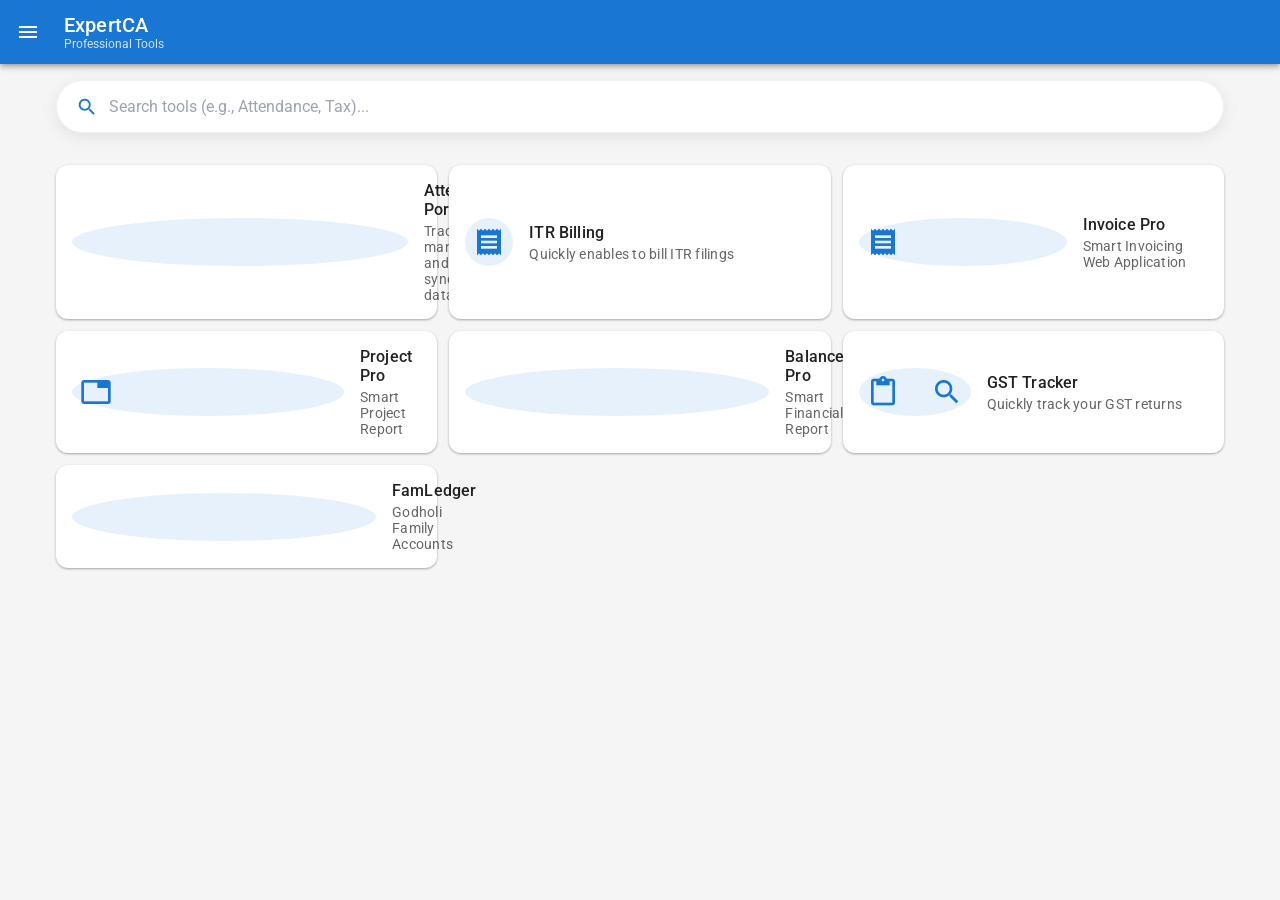
<file: index.html>
<!DOCTYPE html>
<html lang="en">
<head>
    <meta charset="UTF-8">
    <meta name="viewport" content="width=device-width, initial-scale=1.0">
    <!-- Colors the Android status bar -->
    <meta name="theme-color" content="#1976D2"> 
    <link rel="manifest" href="manifest.json">
    <title>ExpertCA | Tools</title>
    
    <!-- Material Design Font and Icons -->
    <link rel="preconnect" href="https://fonts.googleapis.com">
    <link rel="preconnect" href="https://fonts.gstatic.com" crossorigin>
    <link href="https://fonts.googleapis.com/css2?family=Roboto:wght@400;500;700&display=swap" rel="stylesheet">
    <link href="https://fonts.googleapis.com/icon?family=Material+Icons" rel="stylesheet">
    
    <link rel="stylesheet" href="style.css">
</head>
<body>
    <!-- Material Top App Bar -->
    <header class="app-bar">
        <span class="material-icons menu-icon">menu</span>
        <div class="app-bar-title">
            <h1>ExpertCA</h1>
            <p>Professional Tools</p>
        </div>
    </header>

    <main>
        <div class="search-container">
            <span class="material-icons search-icon">search</span>
            <input type="text" id="search-bar" placeholder="Search tools (e.g., Attendance, Tax)...">
        </div>

        <div id="tools-grid" class="grid-container"></div>
    </main>

    <script src="tools.js"></script>
    <script src="app.js"></script>
</body>
</html>
</file>
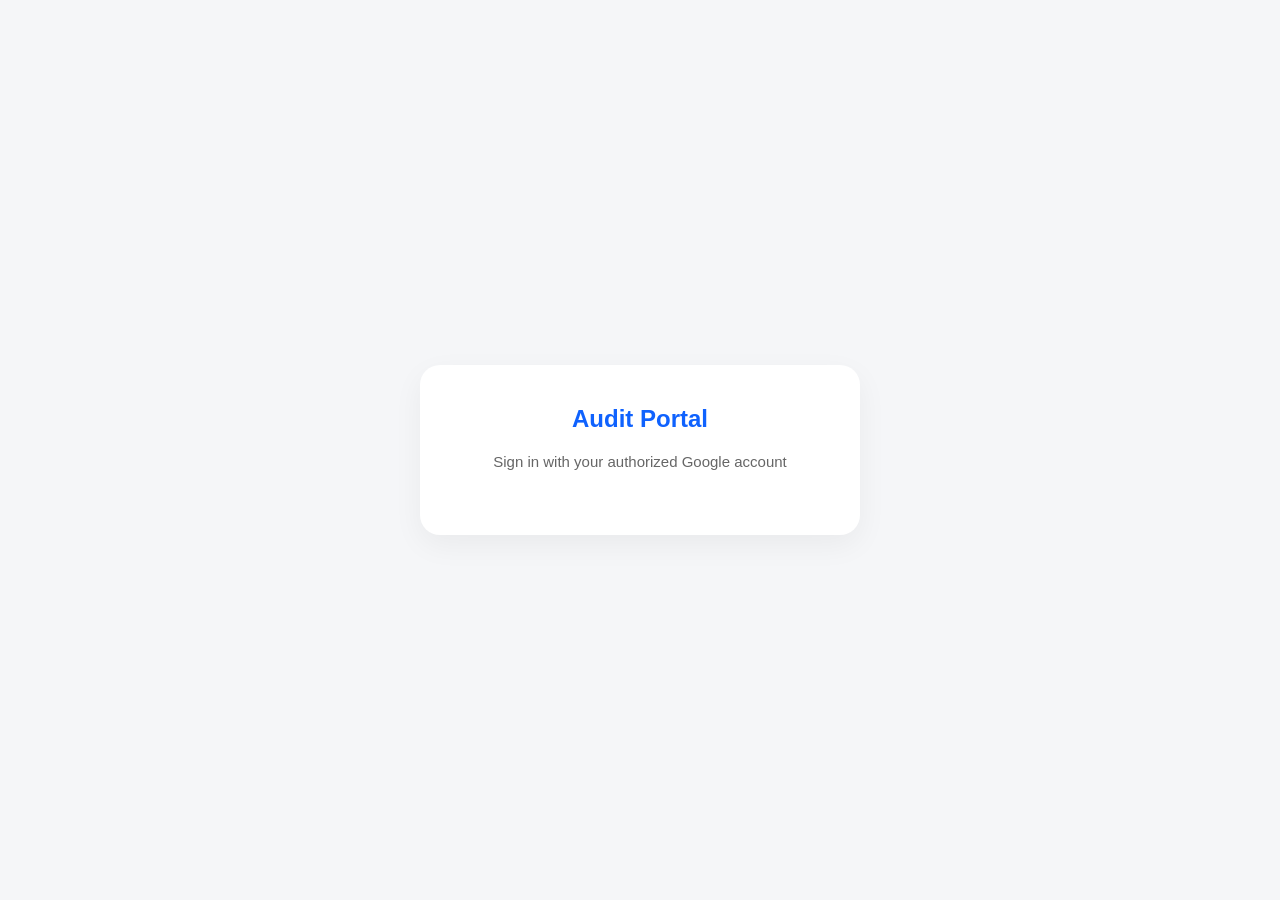
<file: attendance/index.html>
<!DOCTYPE html>
<html lang="en">
<head>
    <meta charset="UTF-8">
    <meta name="viewport" content="width=device-width, initial-scale=1.0, maximum-scale=1.0, user-scalable=no">
    <title>Enterprise Audit Portal</title>
    
    <link rel="manifest" href="manifest.json">
    <meta name="theme-color" content="#ffffff">
    <link rel="apple-touch-icon" href="https://ui-avatars.com/api/?name=Audit\nTrack&background=0f62fe&color=fff&size=512">

    <script src="const.js"></script>
    <script src="https://accounts.google.com/gsi/client" async defer></script>

    <style>
        :root { --primary: #0f62fe; --bg: #f5f6f8; --text: #1a1a1a; --card: #ffffff; --border: #eaedf1; }
        body { font-family: -apple-system, BlinkMacSystemFont, "Segoe UI", Roboto, sans-serif; margin: 0; padding: 0; background: var(--bg); color: var(--text); -webkit-tap-highlight-color: transparent;}
        
        #login-screen, #app-screen { display: none; height: 100vh; flex-direction: column; }
        .active-screen { display: flex !important; }
        
        .login-container { margin: auto; padding: 40px 20px; background: var(--card); border-radius: 20px; box-shadow: 0 10px 30px rgba(0,0,0,0.05); width: 90%; max-width: 400px; text-align: center; }
        .login-container h2 { margin-top: 0; color: var(--primary); font-size: 24px; }
        
        /* 🔥 UPDATED: Header is now a flex column to hold the global sync bar */
        .header { background: var(--card); padding: 12px 20px; box-shadow: 0 2px 10px rgba(0,0,0,0.03); display: flex; flex-direction: column; position: sticky; top: 0; z-index: 30;}
        .header-top { display: flex; justify-content: space-between; align-items: center; width: 100%; margin-bottom: 4px; }
        .header-title { font-weight: 800; font-size: 18px; color: var(--text); }
        .user-badge { font-size: 12px; background: #e0e8ff; color: var(--primary); padding: 6px 12px; border-radius: 20px; font-weight: 600;}
        .logout-btn { background: none; border: none; color: #da1e28; font-weight: bold; font-size: 13px; margin-left: 10px; cursor: pointer; padding: 5px;}
        
        /* 🔥 NEW: Global Sync Tracker styles */
        .global-sync { font-size: 11px; font-weight: 700; color: #888; display: flex; align-items: center; gap: 5px; }
        
        .page { display: none; padding: 15px; padding-bottom: 100px; overflow-y: auto; flex-grow: 1;}
        .active-page { display: block; }
        .card { background: var(--card); padding: 20px; border-radius: 16px; border: 1px solid var(--border); margin-bottom: 15px; box-shadow: 0 4px 12px rgba(0,0,0,0.03);}
        
        h3 { margin-top: 0; font-size: 16px; color: #333; margin-bottom: 15px;}
        .form-group { margin-bottom: 16px; }
        label { display: block; font-size: 13px; font-weight: 600; margin-bottom: 8px; color: #555; }
        
        select, input { width: 100%; padding: 14px; border: 1.5px solid #dcdcdc; border-radius: 12px; box-sizing: border-box; font-size: 16px; background: #fafafa; transition: 0.2s; -webkit-appearance: none; appearance: none;}
        select { background-image: url("data:image/svg+xml;charset=US-ASCII,%3Csvg%20xmlns%3D%22http%3A%2F%2Fwww.w3.org%2F2000%2Fsvg%22%20width%3D%22292.4%22%20height%3D%22292.4%22%3E%3Cpath%20fill%3D%22%23131C23%22%20d%3D%22M287%2069.4a17.6%2017.6%200%200%200-13-5.4H18.4c-5%200-9.3%201.8-12.9%205.4A17.6%2017.6%200%200%200%200%2082.2c0%205%201.8%209.3%205.4%2012.9l128%20127.9c3.6%203.6%207.8%205.4%2012.8%205.4s9.2-1.8%2012.8-5.4L287%2095c3.5-3.5%205.4-7.8%205.4-12.8%200-5-1.9-9.2-5.5-12.8z%22%2F%3E%3C%2Fsvg%3E"); background-repeat: no-repeat; background-position: right 15px top 50%; background-size: 12px auto; padding-right: 40px;}
        select:focus, input:focus { border-color: var(--primary); outline: none; background: #fff; box-shadow: 0 0 0 3px rgba(15, 98, 254, 0.1);}
        
        .row { display: flex; gap: 10px; }
        .row > div { flex: 1; }
        
        .btn { padding: 16px; border: none; border-radius: 12px; font-size: 16px; font-weight: 700; cursor: pointer; width: 100%; transition: 0.2s; }
        .btn-primary { background: var(--primary); color: white; }
        .btn-primary:active { transform: scale(0.98); background: #004ecc;}
        .btn-outline { background: transparent; border: 2px solid var(--primary); color: var(--primary); }
        .btn-outline:active { background: rgba(15,98,254,0.1); }
        
        .badge { padding: 5px 8px; border-radius: 6px; font-size: 11px; font-weight: 800; color: white; text-transform: uppercase; display: inline-block;}
        .bg-pending { background: #f1c21b; color: #000; }
        .bg-approved { background: #24a148; }
        .bg-rejected { background: #da1e28; }
        
        .bottom-nav { position: fixed; bottom: 0; width: 100%; background: rgba(255,255,255,0.95); backdrop-filter: blur(10px); border-top: 1px solid var(--border); display: flex; justify-content: space-around; padding: 10px 0; padding-bottom: max(15px, env(safe-area-inset-bottom)); box-shadow: 0 -4px 20px rgba(0,0,0,0.05); z-index: 50;}
        .nav-item { text-align: center; color: #a1a1a1; font-size: 11px; font-weight: 600; cursor: pointer; flex: 1; padding: 8px; border-radius: 12px; transition: 0.2s;}
        .nav-item.active { color: var(--primary); }
        .nav-icon { font-size: 20px; display: block; margin-bottom: 4px; filter: grayscale(100%) opacity(0.5);}
        .nav-item.active .nav-icon { filter: none;}

        table { width: 100%; border-collapse: collapse; font-size: 14px; margin-top: 0; }
        th, td { padding: 12px 8px; text-align: left; border-bottom: 1px solid var(--border); }
        th { background: #f9fafb; color: #666; font-size: 12px; text-transform: uppercase; font-weight: 700; position: sticky; top: 0; z-index: 5;}
        
        .summary-box { padding: 20px; border-radius: 16px; text-align: center; border: 1px solid var(--border); flex: 1;}
        .summary-box span { font-size: 11px; font-weight: 800; text-transform: uppercase; letter-spacing: 1px; }
        .summary-box div { font-size: 30px; font-weight: 800; margin-top: 5px; }
        
        .toast { position: fixed; bottom: 90px; left: 50%; transform: translateX(-50%); background: #1a1a1a; color: white; padding: 12px 24px; border-radius: 30px; font-size: 13px; font-weight: bold; display: none; z-index: 1000; box-shadow: 0 4px 15px rgba(0,0,0,0.3); }

        .table-container { border: 1px solid var(--border); border-radius: 12px; background: white; overflow: hidden; }

        .loading-overlay { position: fixed; top: 0; left: 0; width: 100%; height: 100%; background: rgba(255, 255, 255, 0.85); z-index: 9999; display: flex; flex-direction: column; justify-content: center; align-items: center; visibility: hidden; opacity: 0; transition: opacity 0.2s; backdrop-filter: blur(3px); }
        .loading-overlay.active { visibility: visible; opacity: 1; }
        .spinner { border: 4px solid #eaedf1; border-top: 4px solid var(--primary); border-radius: 50%; width: 50px; height: 50px; animation: spin 0.8s linear infinite; margin-bottom: 15px;}
        @keyframes spin { 0% { transform: rotate(0deg); } 100% { transform: rotate(360deg); } }
        .loading-text { font-weight: 700; color: var(--primary); font-size: 16px; letter-spacing: 0.5px;}

        .bulk-card { background: #fff; border: 1px solid var(--border); border-radius: 12px; padding: 14px; margin-bottom: 10px; display: flex; align-items: center; transition: 0.2s; position: relative;}
        .bulk-card.selectable { cursor: pointer; }
        .bulk-card.selected { border-color: var(--primary); background: #f0f4ff; }
        .custom-cb { width: 22px; height: 22px; border-radius: 6px; border: 2px solid #ccc; display: flex; justify-content: center; align-items: center; margin-right: 14px; background: white; transition: 0.1s;}
        .bulk-card.selected .custom-cb, .master-cb.selected { background: var(--primary); border-color: var(--primary); }
        .bulk-card.selected .custom-cb::after, .master-cb.selected::after { content: "✔"; color: white; font-size: 14px; font-weight: bold; }
        .bulk-action-bar { background: white; padding: 12px 15px; border: 1px solid var(--border); border-bottom-left-radius: 16px; border-bottom-right-radius: 16px; margin-bottom: 0px; display: flex; align-items: center; justify-content: space-between; position: relative; z-index: 5;}
        
        .master-tabs { display: flex; overflow-x: auto; gap: 8px; padding: 15px; margin: -15px -15px 15px -15px; background: var(--bg); position: sticky; top: -15px; z-index: 10; white-space: nowrap; scrollbar-width: none; border-bottom: 1px solid #eaedf1;}
        .master-tabs::-webkit-scrollbar { display: none; }
        .master-tab { padding: 10px 18px; font-size: 13px; font-weight: 800; color: #555; background: #e8ebf1; border-radius: 30px; cursor: pointer; transition: 0.2s; display: flex; align-items: center; gap: 6px;}
        .master-tab.active { background: var(--primary); color: white; box-shadow: 0 4px 10px rgba(15,98,254,0.3); }
        .master-section { display: none; }
        .master-section.active { display: block; animation: fadeIn 0.2s; }
        @keyframes fadeIn { from { opacity: 0; transform: translateY(5px); } to { opacity: 1; transform: translateY(0); } }
    </style>
</head>
<body>

    <div id="loadingOverlay" class="loading-overlay"><div class="spinner"></div><div id="loadingText" class="loading-text">Processing...</div></div>

    <div id="login-screen" class="active-screen">
        <div class="login-container">
            <h2>Audit Portal</h2>
            <p style="font-size: 15px; color: #666; margin-bottom: 25px;">Sign in with your authorized Google account</p>
            <div id="g_id_onload" data-client_id="1021978161049-m0qcli73053amlqo773e9irqkharfved.apps.googleusercontent.com" data-callback="handleGoogleLogin" data-auto_prompt="false"></div>
            <div class="g_id_signin" data-type="standard" data-size="large" data-theme="outline" data-text="sign_in_with" data-shape="pill" data-logo_alignment="center" style="display: flex; justify-content: center;"></div>
            <p id="loginError" style="color: red; font-size: 14px; display: none; margin-top: 20px; font-weight: bold;"></p>
        </div>
    </div>

    <div id="app-screen">
        <!-- 🔥 NEW GLOBAL HEADER WITH SYNC BAR -->
        <div class="header">
            <div class="header-top">
                <span class="header-title" id="headerTitle">Attendance</span>
                <div><span class="user-badge" id="userBadge">User</span><button class="logout-btn" onclick="logout()">Logout</button></div>
            </div>
            <div class="global-sync">
                <span id="syncStatusIcon">🟡</span> <span id="lastSyncTime">Checking sync status...</span>
            </div>
        </div>

        <div id="page-attendance" class="page active-page">
            <div class="card">
                <form id="auditForm">
                    <div class="row">
                        <div class="form-group"><label>Audit Date</label><input type="date" id="auditDate" required></div>
                        <div class="form-group"><label>Visit Type</label><select id="visitType" required><option value="full">Full Day</option><option value="split">Split Day</option></select></div>
                    </div>
                    
                    <div class="form-group"><label>Active Job / Work</label><select id="workSelect" required><option value="">Select Work</option></select></div>
                    
                    <div style="background: #fdfdfd; padding: 15px; border-radius: 12px; border: 1px solid #eaedf1; margin-bottom: 15px;">
                        <div class="form-group"><label id="lblVisit1" style="color:var(--primary);">Society & Branch 1</label><select id="society1" required style="margin-bottom:10px;"><option value="">Select Society</option></select><select id="branch1" required><option value="">Select Branch</option></select></div>
                        <div class="form-group" id="visit2Group" style="display: none; padding-top: 15px; border-top: 1px dashed #eaedf1;"><label style="color:var(--primary);">Society & Branch 2</label><select id="society2" style="margin-bottom:10px;"><option value="">Select Society</option></select><select id="branch2"><option value="">Select Branch</option></select></div>
                    </div>
                    
                    <button type="submit" class="btn btn-primary">Save Man-Day</button>
                </form>
            </div>
        </div>

        <div id="page-report" class="page">
            <div style="position: sticky; top: -15px; background: var(--bg); z-index: 15; margin: -15px -15px 15px -15px; padding: 15px 15px 0 15px;">
                <div class="card" style="padding: 15px; border-bottom-left-radius: 0; border-bottom-right-radius: 0; margin-bottom: 0; border-bottom: none; box-shadow: none;">
                    <h3 style="margin-bottom: 10px;">Audit Dashboard</h3>
                    <div class="row" style="margin-bottom: 15px;">
                        <div><select id="reportWorkSelect" onchange="renderReport()"><option value="ALL">-- All Audits --</option></select></div>
                        <div id="adminUserFilter" style="display: none;"><select id="reportUserSelect" onchange="renderReport()"><option value="ALL">-- All Users --</option></select></div>
                    </div>
                    <div style="display: flex; gap: 10px;">
                        <div class="summary-box" style="background: linear-gradient(135deg, #e8f5e9 0%, #f1f8e9 100%); border-color: #c8e6c9; padding: 10px;">
                            <span style="color: #2e7d32;">Approved</span><div id="approvedManDaysDisplay" style="color: #2e7d32;">0</div>
                        </div>
                        <div class="summary-box" style="background: linear-gradient(135deg, #fff8e1 0%, #fffdf5 100%); border-color: #ffecb3; padding: 10px;">
                            <span style="color: #d4a100;">Pending</span><div id="pendingManDaysDisplay" style="color: #d4a100;">0</div>
                        </div>
                    </div>
                </div>
                <div style="height: 12px; background: linear-gradient(to bottom, rgba(0,0,0,0.06), transparent); margin: 0 -15px; border-radius: 50%;"></div>
            </div>

            <div class="table-container">
                <table id="reportTable">
                    <thead><tr><th>Summary & Job</th><th>MD</th><th>Status</th><th style="width: 30px;"></th></tr></thead>
                    <tbody></tbody>
                </table>
            </div>
        </div>

        <div id="page-bulk-approval" class="page">
            <div style="position: sticky; top: -15px; background: var(--bg); z-index: 15; margin: -15px -15px 10px -15px; padding: 15px 15px 0 15px;">
                <div class="card" style="padding: 15px; border-bottom-left-radius: 0; border-bottom-right-radius: 0; margin-bottom: 0; border-bottom: none; box-shadow: none;">
                    <button class="btn btn-outline" style="padding: 8px 15px; margin-bottom: 15px; border:none; background:#eaedf1; color:#333; width: auto;" onclick="closeBulkView()">⬅ Back</button>
                    <h3 id="bulkViewTitle" style="margin-bottom: 8px; font-size: 18px;"></h3>
                    <div id="bulkSummaryInfo" style="margin-bottom: 5px;"></div>
                </div>

                <div id="bulkActionHeader" class="bulk-action-bar" style="display: none; border-top: 1px solid #f0f0f0;">
                    <div style="display: flex; align-items: center; cursor: pointer; font-weight: 700; font-size: 15px; color: #333;" onclick="toggleSelectAllCards()">
                        <div class="custom-cb master-cb" id="masterCb"></div> <span id="masterCbText">Select All</span>
                    </div>
                    <div id="bulkSelectionCount" style="font-size: 13px; color: var(--primary); font-weight: 800;"></div>
                </div>
                <div style="height: 12px; background: linear-gradient(to bottom, rgba(0,0,0,0.06), transparent); margin: 0 -15px; border-radius: 50%;"></div>
            </div>

            <div id="bulkListContainer" style="padding-bottom: 100px;"></div>

            <div id="bulkActionButtons" style="position: fixed; bottom: 85px; left: 50%; transform: translateX(-50%); background: white; padding: 12px; border-radius: 20px; box-shadow: 0 10px 40px rgba(0,0,0,0.2); display: none; gap: 12px; z-index: 100; width: 85%; max-width: 350px;">
                <button class="btn btn-primary" style="background: #24a148; font-size: 14px; padding: 12px;" onclick="submitBulkUpdate('Approved')">✔ Approve</button>
                <button class="btn btn-primary" style="background: #da1e28; font-size: 14px; padding: 12px;" onclick="submitBulkUpdate('Rejected')">✖ Reject</button>
            </div>
        </div>

        <div id="page-masters" class="page">
            
            <div class="master-tabs">
                <div class="master-tab active" onclick="switchMasterTab('works', this)">💼 Jobs & Works</div>
                <div class="master-tab" onclick="switchMasterTab('societies', this)">🏛 Societies</div>
                <div class="master-tab" onclick="switchMasterTab('branches', this)">🏢 Branches</div>
                <div class="master-tab" onclick="switchMasterTab('users', this)">👥 Users</div>
            </div>

            <div id="master-sec-works" class="master-section active">
                <div class="card" style="border: 2px solid var(--primary);">
                    <h3 style="color: var(--primary);">Manage Jobs</h3>
                    <div class="row" style="margin-bottom: 15px;">
                        <div style="flex: 2;"><input type="text" id="newWork" placeholder="New Work Name"></div>
                        <div style="flex: 1;"><button class="btn btn-primary" style="padding: 14px;" onclick="addMaster('WorkMaster', 'newWork')">Add</button></div>
                    </div>
                    <div class="table-container">
                        <table id="masterWorksTable">
                            <thead style="background: white;"><tr><th>Work</th><th>Status</th><th>Toggle</th></tr></thead>
                            <tbody></tbody>
                        </table>
                    </div>
                </div>
            </div>

            <div id="master-sec-societies" class="master-section">
                <div class="card">
                    <h3>Add Society</h3>
                    <div class="form-group"><input type="text" id="newSocName" placeholder="Full Name (e.g. Navachetana)"></div>
                    <div class="form-group"><input type="text" id="newSocCode" placeholder="Code (e.g. NC)"></div>
                    <button class="btn btn-outline" onclick="addSociety()">Save Society</button>
                </div>
            </div>

            <div id="master-sec-branches" class="master-section">
                <div class="card">
                    <h3>Add Branch</h3>
                    <div class="form-group"><select id="masterSocSelect"><option value="">Select Parent Society</option></select></div>
                    <div class="form-group"><input type="text" id="newBranch" placeholder="Branch Name"></div>
                    <button class="btn btn-outline" onclick="addBranch()">Save Branch</button>
                </div>
            </div>

            <div id="master-sec-users" class="master-section">
                <div class="card">
                    <h3>Access Control (Users)</h3>
                    <p style="font-size: 13px; color: #666; margin-top: 0;">Authorize new users to access this portal.</p>
                    <div class="form-group"><input type="text" id="newUserName" placeholder="Full Name (e.g. Rahul)"></div>
                    <div class="form-group"><input type="email" id="newUserEmail" placeholder="Authorized Gmail"></div>
                    <div class="form-group"><select id="newUserRole"><option value="User">Standard User</option><option value="Admin">Administrator</option></select></div>
                    <button class="btn btn-outline" onclick="addUser()">Register User</button>
                </div>
            </div>

        </div>

        <div class="bottom-nav">
            <div class="nav-item active" id="nav-attendance" onclick="switchPage('attendance', this)"><span class="nav-icon">📝</span>Entry</div>
            <div class="nav-item" id="nav-report" onclick="switchPage('report', this)"><span class="nav-icon">📊</span>Report</div>
            <div class="nav-item" id="nav-masters" onclick="switchPage('masters', this)" style="display:none;"><span class="nav-icon">⚙️</span>Masters</div>
        </div>
    </div>
    
    <div id="syncToast" class="toast">☁️ Cloud Synced</div>

    <script src="app.js"></script>
</body>
</html>
</file>
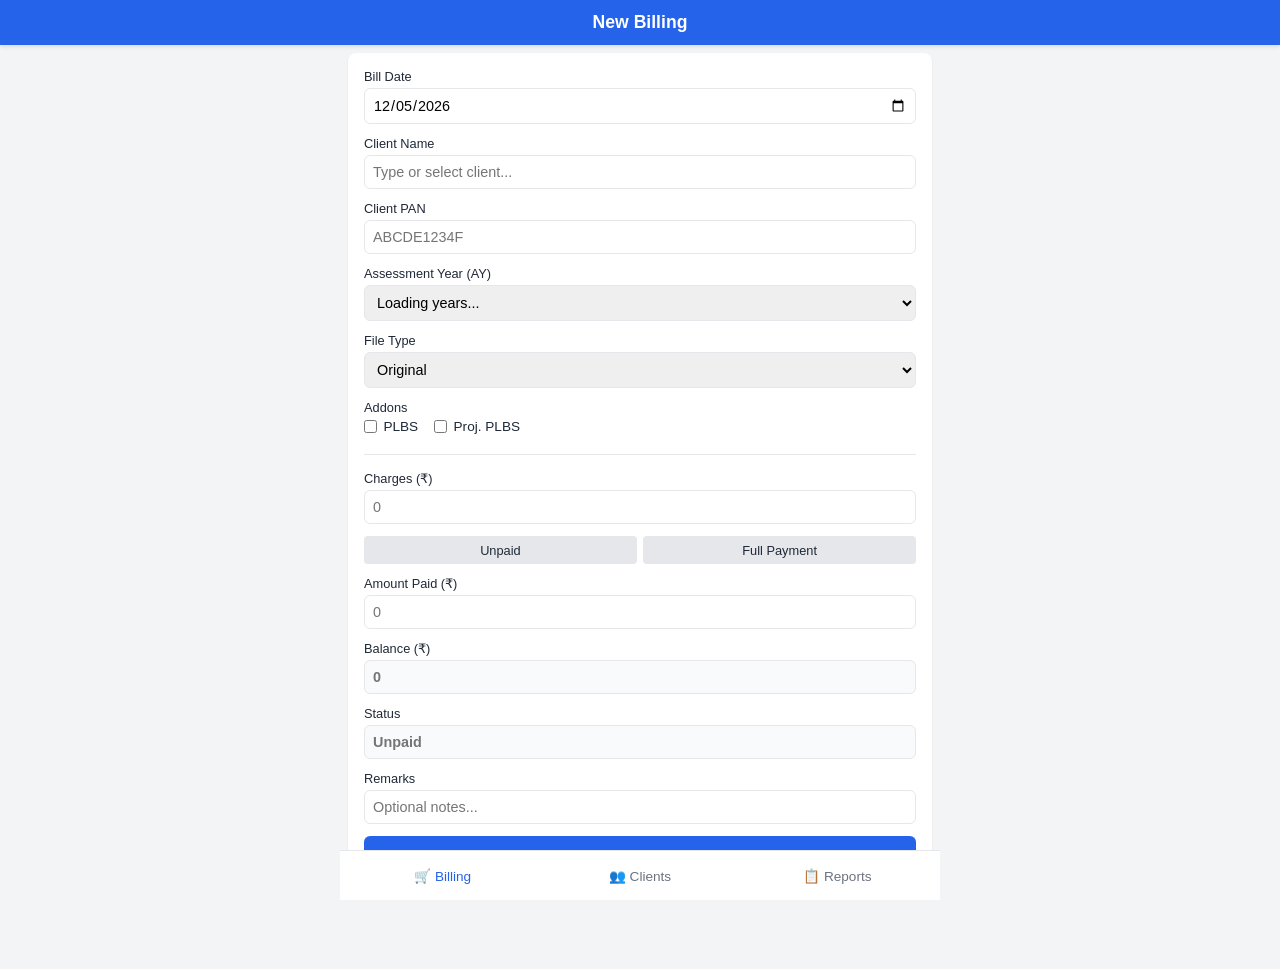
<file: itr-bills/index.html>
<!DOCTYPE html>
<html lang="en">
<head>
    <meta charset="UTF-8">
    <meta name="viewport" content="width=device-width, initial-scale=1.0, maximum-scale=1.0, user-scalable=no">
    <title>Tax Billing App</title>
    <link rel="manifest" href="manifest.json">
    <style>
        :root {
            --primary: #2563eb;
            --bg: #f3f4f6;
            --surface: #ffffff;
            --text: #1f2937;
            --border: #e5e7eb;
            --success: #10b981;
            --error: #ef4444;
            --whatsapp: #25D366;
            --warning: #f59e0b;
        }
        
        * { box-sizing: border-box; margin: 0; padding: 0; font-family: -apple-system, BlinkMacSystemFont, "Segoe UI", Roboto, sans-serif; }
        body { background-color: var(--bg); color: var(--text); padding-bottom: 60px; font-size: 14px; }
        
        /* Compact Header */
        .header { background: var(--primary); color: white; height: 45px; display: flex; align-items: center; justify-content: center; position: sticky; top: 0; z-index: 20; box-shadow: 0 2px 4px rgba(0,0,0,0.1); }
        .header h2 { font-size: 1.1rem; margin: 0; }
        
        .container { padding: 0.5rem; max-width: 600px; margin: 0 auto; }
        
        /* Compact Cards */
        .card { background: var(--surface); padding: 1rem; border-radius: 8px; box-shadow: 0 1px 2px rgba(0,0,0,0.1); margin-bottom: 0.5rem; display: none; }
        .card.active { display: block; }
        
        /* Compact Report Cards */
        .report-card { display: block; padding: 0.6rem; position: relative; margin-bottom: 0.5rem; border-radius: 6px; background: white; box-shadow: 0 1px 2px rgba(0,0,0,0.1); border-left: 4px solid var(--border); }
        .report-card.pending { border-left-color: var(--warning); }
        .report-card.cleared { border-left-color: var(--success); }
        
        .pc-top { display: flex; justify-content: space-between; align-items: flex-start; margin-bottom: 0.25rem; }
        .pc-name { font-weight: 700; font-size: 0.95rem; color: var(--text); line-height: 1.2; }
        .pc-date { font-size: 0.7rem; color: #6b7280; font-weight: 500; }
        
        .pc-meta { display: flex; gap: 0.3rem; flex-wrap: wrap; margin-bottom: 0.4rem; margin-top: 0.2rem;}
        .pc-badge { background: var(--bg); font-size: 0.7rem; padding: 2px 4px; border-radius: 4px; color: #4b5563; border: 1px solid var(--border); }
        .pc-id { font-size: 0.6rem; color: #9ca3af; margin-bottom: 0.2rem; }

        .finance-row { display: flex; justify-content: space-between; background: #f9fafb; padding: 0.4rem; border-radius: 6px; margin-bottom: 0.4rem; border: 1px solid var(--border); }
        .fin-item { display: flex; flex-direction: column; text-align: center; flex: 1; }
        .fin-item:not(:last-child) { border-right: 1px solid var(--border); }
        .fin-label { color: #6b7280; font-weight: 500; font-size: 0.6rem; text-transform: uppercase; }
        .fin-val { font-weight: 700; color: var(--text); font-size: 0.8rem; margin-top: 1px;}
        .fin-val.err { color: var(--error); }
        .fin-val.suc { color: var(--success); }
        
        /* Compact Form Inputs */
        .form-group { margin-bottom: 0.75rem; }
        label { display: block; margin-bottom: 0.25rem; font-weight: 500; font-size: 0.8rem; }
        input[type="text"], input[type="number"], input[type="date"], select { width: 100%; padding: 0.5rem; border: 1px solid var(--border); border-radius: 6px; font-size: 0.9rem; }
        
        .checkbox-group { display: flex; gap: 1rem; align-items: center; margin-top: 0.25rem; }
        .checkbox-label { display: flex; align-items: center; gap: 0.4rem; font-weight: normal; font-size: 0.85rem;}
        
        .btn { display: block; width: 100%; padding: 0.75rem; background: var(--primary); color: white; border: none; border-radius: 6px; font-size: 0.95rem; font-weight: 600; cursor: pointer; text-align: center; }
        
        .btn-row { display: flex; gap: 0.4rem; margin-bottom: 0.75rem; }
        .btn-small { flex: 1; padding: 0.4rem; background: #e5e7eb; color: var(--text); border: none; border-radius: 4px; font-size: 0.8rem; cursor: pointer; }
        
        .action-row { display: flex; gap: 0.4rem; }
        .btn-pay { flex: 1; background: var(--success); color: white; border: none; padding: 0.4rem; border-radius: 4px; font-weight: bold; cursor: pointer; font-size: 0.8rem;}
        .btn-whatsapp { flex: 1; background: var(--whatsapp); color: white; border: none; padding: 0.4rem; border-radius: 4px; font-weight: bold; cursor: pointer; display: flex; align-items: center; justify-content: center; gap: 4px; font-size: 0.8rem;}
        
        /* Compact Bottom Nav */
        .bottom-nav { position: fixed; bottom: 0; left: 0; right: 0; background: var(--surface); display: flex; border-top: 1px solid var(--border); padding: 0.25rem; max-width: 600px; margin: 0 auto; z-index: 20; height: 50px; align-items: center;}
        .nav-item { flex: 1; text-align: center; padding: 0.25rem; cursor: pointer; font-size: 0.85rem; color: #6b7280; font-weight: 500; }
        .nav-item.active { color: var(--primary); }

        input[readonly] { background-color: #f9fafb; font-weight: bold; }
        
        .loader { display: none; position: fixed; top: 0; left: 0; right: 0; bottom: 0; background: rgba(255,255,255,0.8); z-index: 50; align-items: center; justify-content: center; font-weight: bold; color: var(--primary); flex-direction: column; gap: 10px;}
        .spinner { width: 30px; height: 30px; border: 3px solid #f3f3f3; border-top: 3px solid var(--primary); border-radius: 50%; animation: spin 1s linear infinite; }
        @keyframes spin { 0% { transform: rotate(0deg); } 100% { transform: rotate(360deg); } }

        .toast { visibility: hidden; min-width: 250px; max-width: 90%; background-color: #333; color: #fff; text-align: center; border-radius: 6px; padding: 12px; position: fixed; z-index: 1000; left: 50%; top: 10px; transform: translateX(-50%) translateY(-20px); font-size: 0.9rem; box-shadow: 0px 4px 12px rgba(0,0,0,0.15); opacity: 0; transition: opacity 0.3s ease, transform 0.3s ease, visibility 0.3s; font-weight: 500; }
        .toast.show { visibility: visible; opacity: 1; transform: translateX(-50%) translateY(0); }
        .toast.success { border-left: 4px solid var(--success); }
        .toast.error { border-left: 4px solid var(--error); }
        
        .empty-state { text-align: center; padding: 1.5rem; color: #6b7280; font-style: italic; font-size: 0.9rem;}

        .modal-overlay { display: none; position: fixed; top: 0; left: 0; right: 0; bottom: 0; background: rgba(0,0,0,0.5); z-index: 40; align-items: center; justify-content: center; padding: 1rem; }
        .modal { background: white; padding: 1rem; border-radius: 8px; width: 100%; max-width: 320px; }
        .btn-cancel { background: #e5e7eb; color: var(--text); margin-top: 0.5rem; }

        /* Compact Sticky Filters */
        .filter-wrapper { position: sticky; top: 45px; background: var(--bg); z-index: 10; padding-top: 0.4rem; padding-bottom: 0.4rem; margin-top: -0.5rem; border-bottom: 1px solid var(--border); }
        .filter-grid { display: grid; grid-template-columns: 1fr 1fr; gap: 0.4rem; }
        .filter-full { grid-column: span 2; }
        
        /* Compact Totals Footer */
        .totals-footer { position: fixed; bottom: 50px; left: 0; right: 0; max-width: 600px; margin: 0 auto; background: white; padding: 0.4rem 0.5rem; box-shadow: 0 -2px 4px rgba(0,0,0,0.05); border-top: 1px solid var(--border); z-index: 15; }
        #reportListContainer { padding-bottom: 50px; } 
    </style>
</head>
<body>

    <div id="toastNotification" class="toast"></div>

    <div class="header">
        <h2 id="pageTitle">New Billing</h2>
    </div>

    <div class="container">
        
        <div id="billingSection" class="card active">
            <form id="billingForm">
                <input type="hidden" id="billClientId" value="">

                <div class="form-group">
                    <label>Bill Date</label>
                    <input type="date" id="billDate" required>
                </div>

                <div class="form-group">
                    <label>Client Name</label>
                    <input type="text" id="billName" required placeholder="Type or select client..." list="clientSuggestions" onchange="autofillClientDetails()">
                    <datalist id="clientSuggestions"></datalist>
                </div>
                <div class="form-group">
                    <label>Client PAN</label>
                    <input type="text" id="billPan" required placeholder="ABCDE1234F" style="text-transform: uppercase;" oninput="clearClientId()">
                </div>
                
                <div class="form-group">
                    <label>Assessment Year (AY)</label>
                    <select id="billAY" required>
                        <option value="">Loading years...</option>
                    </select>
                </div>
                <div class="form-group">
                    <label>File Type</label>
                    <select id="billFileType" required>
                        <option value="Original">Original</option>
                        <option value="Revised">Revised</option>
                        <option value="Updated">Updated</option>
                    </select>
                </div>
                <div class="form-group">
                    <label>Addons</label>
                    <div class="checkbox-group">
                        <label class="checkbox-label"><input type="checkbox" id="addonPLBS" value="PLBS"> PLBS</label>
                        <label class="checkbox-label"><input type="checkbox" id="addonProjPLBS" value="Projected PLBS"> Proj. PLBS</label>
                    </div>
                </div>
                
                <hr style="margin: 1rem 0; border: 0; border-top: 1px solid var(--border);">

                <div class="form-group">
                    <label>Charges (₹)</label>
                    <input type="number" id="billCharges" required placeholder="0" oninput="calculateBalance()">
                </div>
                
                <div class="form-group">
                    <div class="btn-row">
                        <button type="button" class="btn-small" onclick="quickPay('unpaid')">Unpaid</button>
                        <button type="button" class="btn-small" onclick="quickPay('full')">Full Payment</button>
                    </div>
                </div>

                <div class="form-group">
                    <label>Amount Paid (₹)</label>
                    <input type="number" id="billPaid" required placeholder="0" oninput="calculateBalance()">
                </div>

                <div class="form-group">
                    <label>Balance (₹)</label>
                    <input type="number" id="billBalance" readonly placeholder="0">
                </div>
                
                <div class="form-group">
                    <label>Status</label>
                    <input type="text" id="billStatus" readonly placeholder="Unpaid">
                </div>

                <div class="form-group" id="paymentModeGroup" style="display: none;">
                    <label>Payment Mode</label>
                    <select id="billMode">
                        <option value="UPI">UPI</option>
                        <option value="Cash">Cash</option>
                        <option value="Bank Transfer">Bank Transfer</option>
                    </select>
                </div>

                <div class="form-group">
                    <label>Remarks</label>
                    <input type="text" id="billRemarks" placeholder="Optional notes...">
                </div>

                <button type="submit" class="btn" style="margin-top: 0.5rem;">Save Bill</button>
            </form>
        </div>

        <div id="clientSection" class="card">
            <form id="clientForm">
                <div class="form-group">
                    <label>Client Name</label>
                    <input type="text" id="clientName" required placeholder="Type to search or add new..." list="clientSuggestions" onchange="autofillEditForm()">
                </div>
                <div class="form-group">
                    <label>PAN Number</label>
                    <input type="text" id="clientPan" required placeholder="ABCDE1234F" style="text-transform: uppercase;" oninput="checkExistingPan()">
                </div>
                <div class="form-group">
                    <label>Mobile Number</label>
                    <input type="number" id="clientMobile" required placeholder="9876543210">
                </div>
                <button type="submit" class="btn" id="clientSubmitBtn" style="margin-top: 0.5rem;">Save Client</button>
            </form>
        </div>

        <div id="reportSection" class="card" style="background: transparent; box-shadow: none; padding: 0;">
            
            <div class="filter-wrapper">
                <div class="filter-grid">
                    <div class="form-group filter-full" style="margin-bottom: 0;">
                        <input type="text" id="searchFilter" placeholder="Search Name, PAN..." oninput="applyFilters()">
                    </div>
                    <div class="form-group" style="margin-bottom: 0;">
                        <select id="statusFilter" onchange="applyFilters()">
                            <option value="All">All Statuses</option>
                            <option value="Pending">Pending</option>
                            <option value="Cleared">Cleared</option>
                        </select>
                    </div>
                    <div class="form-group" style="margin-bottom: 0;">
                        <select id="ayFilter" onchange="applyFilters()">
                            <option value="All">All AYs</option>
                        </select>
                    </div>
                </div>
            </div>

            <div id="reportListContainer" style="padding-top: 0.5rem;">
                <div class="empty-state">Loading reports...</div>
            </div>

            <div id="reportTotals" class="totals-footer" style="display: none;">
                <div class="finance-row" style="margin: 0; background: transparent; border: none; padding: 0;">
                    <div class="fin-item">
                        <span class="fin-label">Total Charges</span>
                        <span class="fin-val" id="totCharges">₹0</span>
                    </div>
                    <div class="fin-item">
                        <span class="fin-label">Total Received</span>
                        <span class="fin-val suc" id="totPaid">₹0</span>
                    </div>
                    <div class="fin-item">
                        <span class="fin-label">Total Balance</span>
                        <span class="fin-val err" id="totBalance">₹0</span>
                    </div>
                </div>
            </div>

        </div>

    </div>

    <div id="paymentModal" class="modal-overlay">
        <div class="modal">
            <h3 style="margin-top:0; margin-bottom: 0.5rem; font-size: 1.1rem;">Add Receipt</h3>
            <div class="pc-id" id="modalBillIdDisplay"></div>
            <form id="receiptForm">
                <input type="hidden" id="modalBillId">
                <div class="form-group">
                    <label>Receipt Date</label>
                    <input type="date" id="modalDate" required>
                </div>
                <div class="form-group">
                    <label>Amount (₹)</label>
                    <input type="number" id="modalAmount" required placeholder="0">
                </div>
                <div class="form-group">
                    <label>Mode</label>
                    <select id="modalMode" required>
                        <option value="UPI">UPI</option>
                        <option value="Cash">Cash</option>
                        <option value="Bank Transfer">Bank Transfer</option>
                    </select>
                </div>
                <button type="submit" class="btn">Save</button>
                <button type="button" class="btn btn-cancel" onclick="closeModal()">Cancel</button>
            </form>
        </div>
    </div>

    <div class="bottom-nav">
        <div class="nav-item active" onclick="switchTab('billingSection', 'New Billing', this)">
            🛒 Billing
        </div>
        <div class="nav-item" onclick="switchTab('clientSection', 'Clients', this)">
            👥 Clients
        </div>
        <div class="nav-item" onclick="switchTab('reportSection', 'Reports', this)">
            📋 Reports
        </div>
    </div>

    <div class="loader" id="loader">
        <div class="spinner"></div>
    </div>

    <script>
        // --- CONFIGURATION ---
        const WEB_APP_URL = "https://script.google.com/macros/s/AKfycbzlAhmxo_MOgYxcK2SOp_OtAUHdaL2Pqji6QAs-TB1TlcQR0NUSADE_JDn3h389vl31/exec";

        let clientDatabase = [];
        let allReportsData = []; 

        function getTodayDateString() {
            const tzoffset = (new Date()).getTimezoneOffset() * 60000;
            return (new Date(Date.now() - tzoffset)).toISOString().split('T')[0];
        }

        window.onload = function() {
            document.getElementById('billDate').value = getTodayDateString();
            if (WEB_APP_URL !== "YOUR_GOOGLE_APPS_SCRIPT_WEB_APP_URL_HERE") {
                fetchInitialData();
            }
        };

        function fetchInitialData() {
            fetch(WEB_APP_URL + "?action=getInitialData")
            .then(response => response.json())
            .then(data => {
                clientDatabase = data.clients;
                const dataList = document.getElementById('clientSuggestions');
                dataList.innerHTML = ''; 
                
                clientDatabase.forEach(client => {
                    let option = document.createElement('option');
                    option.value = `${client.name} - ${client.pan}`;
                    dataList.appendChild(option);
                });

                const aySelect = document.getElementById('billAY');
                const ayFilter = document.getElementById('ayFilter');
                aySelect.innerHTML = '';
                
                if(data.ays.length === 0) {
                    aySelect.innerHTML = '<option value="2026-27">2026-27</option>';
                } else {
                    data.ays.forEach(year => {
                        let option = document.createElement('option');
                        option.value = year;
                        option.text = year;
                        aySelect.appendChild(option);
                        
                        let filterOption = document.createElement('option');
                        filterOption.value = year;
                        filterOption.text = year;
                        ayFilter.appendChild(filterOption);
                    });
                }
            });
        }

        function autofillClientDetails() {
            const inputValue = document.getElementById('billName').value;
            if (inputValue.includes(' - ')) {
                const extractedPan = inputValue.split(' - ')[1].trim();
                const matchedClient = clientDatabase.find(c => c.pan === extractedPan);
                if (matchedClient) {
                    document.getElementById('billClientId').value = matchedClient.id; 
                    document.getElementById('billName').value = matchedClient.name; 
                    document.getElementById('billPan').value = matchedClient.pan;
                }
            } else {
                clearClientId();
            }
        }

        function clearClientId() { document.getElementById('billClientId').value = ""; }

        function autofillEditForm() {
            const inputValue = document.getElementById('clientName').value;
            if (inputValue.includes(' - ')) {
                const extractedPan = inputValue.split(' - ')[1].trim();
                const matchedClient = clientDatabase.find(c => c.pan === extractedPan);
                if (matchedClient) {
                    document.getElementById('clientName').value = matchedClient.name;
                    document.getElementById('clientPan').value = matchedClient.pan;
                    document.getElementById('clientMobile').value = matchedClient.mobile;
                    document.getElementById('clientSubmitBtn').innerText = "Update";
                }
            } else {
                document.getElementById('clientSubmitBtn').innerText = "Save";
            }
        }

        function checkExistingPan() {
            const pan = document.getElementById('clientPan').value.toUpperCase();
            const matchedClient = clientDatabase.find(c => c.pan === pan);
            if (matchedClient) {
                document.getElementById('clientSubmitBtn').innerText = "Update";
            } else {
                document.getElementById('clientSubmitBtn').innerText = "Save";
            }
        }

        function showNotification(message, type = "success") {
            const toast = document.getElementById("toastNotification");
            toast.innerText = message;
            toast.className = "toast show";
            if (type === "success") toast.classList.add("success");
            else if (type === "error") toast.classList.add("error");
            setTimeout(() => toast.classList.remove("show"), 3000);
        }

        function switchTab(sectionId, title, element) {
            document.querySelectorAll('.card').forEach(card => card.classList.remove('active'));
            document.querySelectorAll('.nav-item').forEach(nav => nav.classList.remove('active'));
            
            document.querySelectorAll('.card:not(.report-card)').forEach(card => {
                if(card.id === sectionId) card.classList.add('active');
            });
            
            element.classList.add('active');
            document.getElementById('pageTitle').innerText = title;
            window.scrollTo(0, 0); 

            if (sectionId === 'reportSection') {
                fetchAllReports();
            } else {
                document.getElementById('reportTotals').style.display = 'none';
            }
        }

        function calculateBalance() {
            const charges = parseFloat(document.getElementById('billCharges').value) || 0;
            const paid = parseFloat(document.getElementById('billPaid').value) || 0;
            const balance = charges - paid;
            
            document.getElementById('billBalance').value = balance;
            
            let status = "Unpaid";
            if (paid >= charges && charges > 0) status = "Cleared";
            else if (paid > 0) status = "Partial";
            document.getElementById('billStatus').value = status;

            const modeGroup = document.getElementById('paymentModeGroup');
            if (paid > 0) {
                modeGroup.style.display = 'block';
            } else {
                modeGroup.style.display = 'none';
            }
        }

        function quickPay(type) {
            const charges = parseFloat(document.getElementById('billCharges').value) || 0;
            if (type === 'full') {
                document.getElementById('billPaid').value = charges;
            } else if (type === 'unpaid') {
                document.getElementById('billPaid').value = 0;
            }
            calculateBalance();
        }

        function openPaymentModal(billId) {
            document.getElementById('modalBillId').value = billId;
            document.getElementById('modalBillIdDisplay').innerText = "Ref: " + billId;
            document.getElementById('modalDate').value = getTodayDateString(); 
            document.getElementById('modalAmount').value = "";
            document.getElementById('paymentModal').style.display = 'flex';
        }

        function closeModal() { document.getElementById('paymentModal').style.display = 'none'; }

        document.getElementById('receiptForm').addEventListener('submit', function(e) {
            e.preventDefault();
            const payload = {
                action: "AddReceipt",
                billId: document.getElementById('modalBillId').value,
                date: document.getElementById('modalDate').value,
                amount: document.getElementById('modalAmount').value,
                paymentMode: document.getElementById('modalMode').value
            };
            closeModal();
            sendData(payload, 'receiptForm', true);
        });

        function sendWhatsAppReminder(mobile, name, ay, balance) {
            if (!mobile || mobile === "undefined" || mobile === "") {
                showNotification("No mobile number saved for this client.", "error"); return;
            }
            let formattedMobile = mobile.toString().replace(/\D/g, '');
            if (formattedMobile.length === 10) formattedMobile = "91" + formattedMobile; 
            const message = `👋 Hello *${name}*,\n\n✅ Your tax filing for Assessment Year *${ay}* has been successfully completed.\n\n📊 Current Pending Balance: *₹${balance}*\n\n🙏 Please clear the dues at your earliest convenience. Let us know if you need a detailed receipt or have any questions.\n\nThank you!`;
            window.open(`https://wa.me/${formattedMobile}?text=${encodeURIComponent(message)}`, '_blank');
        }

        function fetchAllReports() {
            const container = document.getElementById('reportListContainer');
            container.innerHTML = '<div class="empty-state">Loading reports...</div>';
            document.getElementById('loader').style.display = 'flex';

            fetch(WEB_APP_URL + "?action=getReports")
            .then(response => response.json())
            .then(data => {
                document.getElementById('loader').style.display = 'none';
                allReportsData = data.reverse(); 
                applyFilters(); 
            })
            .catch(error => {
                document.getElementById('loader').style.display = 'none';
                container.innerHTML = '<div class="empty-state" style="color: var(--error)">Failed to load data.</div>';
            });
        }

        function applyFilters() {
            const search = document.getElementById('searchFilter').value.toLowerCase();
            const status = document.getElementById('statusFilter').value;
            const ay = document.getElementById('ayFilter').value;

            const totalsFooter = document.getElementById('reportTotals');
            if (status === "All") {
                totalsFooter.style.display = 'block';
            } else {
                totalsFooter.style.display = 'none';
            }

            const filteredData = allReportsData.filter(item => {
                const matchesSearch = item.name.toLowerCase().includes(search) || 
                                      item.pan.toLowerCase().includes(search) || 
                                      item.mobile.toString().includes(search);
                
                let matchesStatus = true;
                if (status === "Pending") matchesStatus = (item.balance > 0);
                if (status === "Cleared") matchesStatus = (item.balance <= 0);

                const matchesAY = (ay === "All") || (item.ay === ay);

                return matchesSearch && matchesStatus && matchesAY;
            });

            renderReports(filteredData);
        }

        function renderReports(data) {
            const container = document.getElementById('reportListContainer');
            container.innerHTML = ''; 

            let sumCharges = 0;
            let sumPaid = 0;
            let sumBalance = 0;

            if (data.length === 0) {
                container.innerHTML = '<div class="empty-state">No matching bills found.</div>';
                document.getElementById('totCharges').innerText = '₹0';
                document.getElementById('totPaid').innerText = '₹0';
                document.getElementById('totBalance').innerText = '₹0';
                return;
            }

            data.forEach(item => {
                sumCharges += item.charges;
                sumPaid += item.paid;
                sumBalance += item.balance;

                const isCleared = item.balance <= 0;
                const cardClass = isCleared ? "cleared" : "pending";
                
                const actionButtons = isCleared ? "" : `
                    <div class="action-row">
                        <button type="button" class="btn-pay" onclick="openPaymentModal('${item.billId}')">💸 Pay</button>
                        <button type="button" class="btn-whatsapp" onclick="sendWhatsAppReminder('${item.mobile}', '${item.name}', '${item.ay}', '${item.balance}')">📲 Remind</button>
                    </div>
                `;

                const cardHTML = `
                    <div class="report-card ${cardClass}">
                        <div class="pc-id">${item.billId}</div>
                        <div class="pc-top">
                            <div class="pc-name">${item.name}</div>
                            <div class="pc-date">${item.date}</div>
                        </div>
                        
                        <div class="finance-row">
                            <div class="fin-item">
                                <span class="fin-label">Charges</span>
                                <span class="fin-val">₹${item.charges}</span>
                            </div>
                            <div class="fin-item">
                                <span class="fin-label">Paid</span>
                                <span class="fin-val">₹${item.paid}</span>
                            </div>
                            <div class="fin-item">
                                <span class="fin-label">Balance</span>
                                <span class="fin-val ${!isCleared ? 'err' : ''}">₹${item.balance}</span>
                            </div>
                        </div>

                        <div class="pc-meta">
                            <span class="pc-badge">AY: ${item.ay}</span>
                            <span class="pc-badge">${item.pan}</span>
                        </div>
                        ${actionButtons}
                    </div>
                `;
                container.innerHTML += cardHTML;
            });

            document.getElementById('totCharges').innerText = `₹${sumCharges}`;
            document.getElementById('totPaid').innerText = `₹${sumPaid}`;
            document.getElementById('totBalance').innerText = `₹${sumBalance}`;
        }

        document.getElementById('billingForm').addEventListener('submit', function(e) {
            e.preventDefault();
            let addons = [];
            if(document.getElementById('addonPLBS').checked) addons.push("PLBS");
            if(document.getElementById('addonProjPLBS').checked) addons.push("Proj. PLBS");

            const payload = {
                action: "Bills",
                date: document.getElementById('billDate').value,
                clientId: document.getElementById('billClientId').value,
                name: document.getElementById('billName').value,
                pan: document.getElementById('billPan').value.toUpperCase(),
                ay: document.getElementById('billAY').value,
                fileType: document.getElementById('billFileType').value,
                addons: addons.join(", "),
                charges: document.getElementById('billCharges').value,
                paid: document.getElementById('billPaid').value,
                balance: document.getElementById('billBalance').value,
                paymentMode: parseFloat(document.getElementById('billPaid').value) > 0 ? document.getElementById('billMode').value : "",
                status: document.getElementById('billStatus').value,
                remarks: document.getElementById('billRemarks').value
            };
            sendData(payload, 'billingForm', false);
        });

        document.getElementById('clientForm').addEventListener('submit', function(e) {
            e.preventDefault();
            const payload = {
                action: "Clients",
                name: document.getElementById('clientName').value,
                pan: document.getElementById('clientPan').value.toUpperCase(),
                mobile: document.getElementById('clientMobile').value
            };
            sendData(payload, 'clientForm', false);
        });

        function sendData(payload, formId, isReceiptUpdate) {
            document.getElementById('loader').style.display = 'flex';
            fetch(WEB_APP_URL, {
                method: 'POST',
                body: JSON.stringify(payload)
            })
            .then(response => response.text()) 
            .then(textResult => {
                try {
                    const data = JSON.parse(textResult);
                    document.getElementById('loader').style.display = 'none';
                    if(data.status === "Success") {
                        showNotification("Saved Successfully!", "success");
                        if (isReceiptUpdate) {
                            fetchAllReports();
                        } else {
                            document.getElementById(formId).reset();
                            
                            if(formId === 'billingForm') {
                                document.getElementById('billClientId').value = ""; 
                                document.getElementById('billDate').value = getTodayDateString(); 
                                document.getElementById('paymentModeGroup').style.display = 'none'; 
                                document.getElementById('billStatus').value = "";
                            }
                            
                            if (formId === 'clientForm') {
                                document.getElementById('clientSubmitBtn').innerText = "Save";
                            }
                            
                            fetchInitialData(); 
                        }
                    } else {
                        document.getElementById('loader').style.display = 'none';
                        showNotification("Error: " + data.message, "error");
                    }
                } catch(e) {
                    document.getElementById('loader').style.display = 'none';
                    showNotification("Failed to connect. Check Web App URL.", "error");
                }
            })
            .catch(error => {
                document.getElementById('loader').style.display = 'none';
                showNotification("Network error.", "error");
            });
        }
        if ('serviceWorker' in navigator) { window.addEventListener('load', () => { navigator.serviceWorker.register('sw.js').catch(err => { console.log('SW registration failed'); }); }); }
    </script>
</body>
</html>
</file>
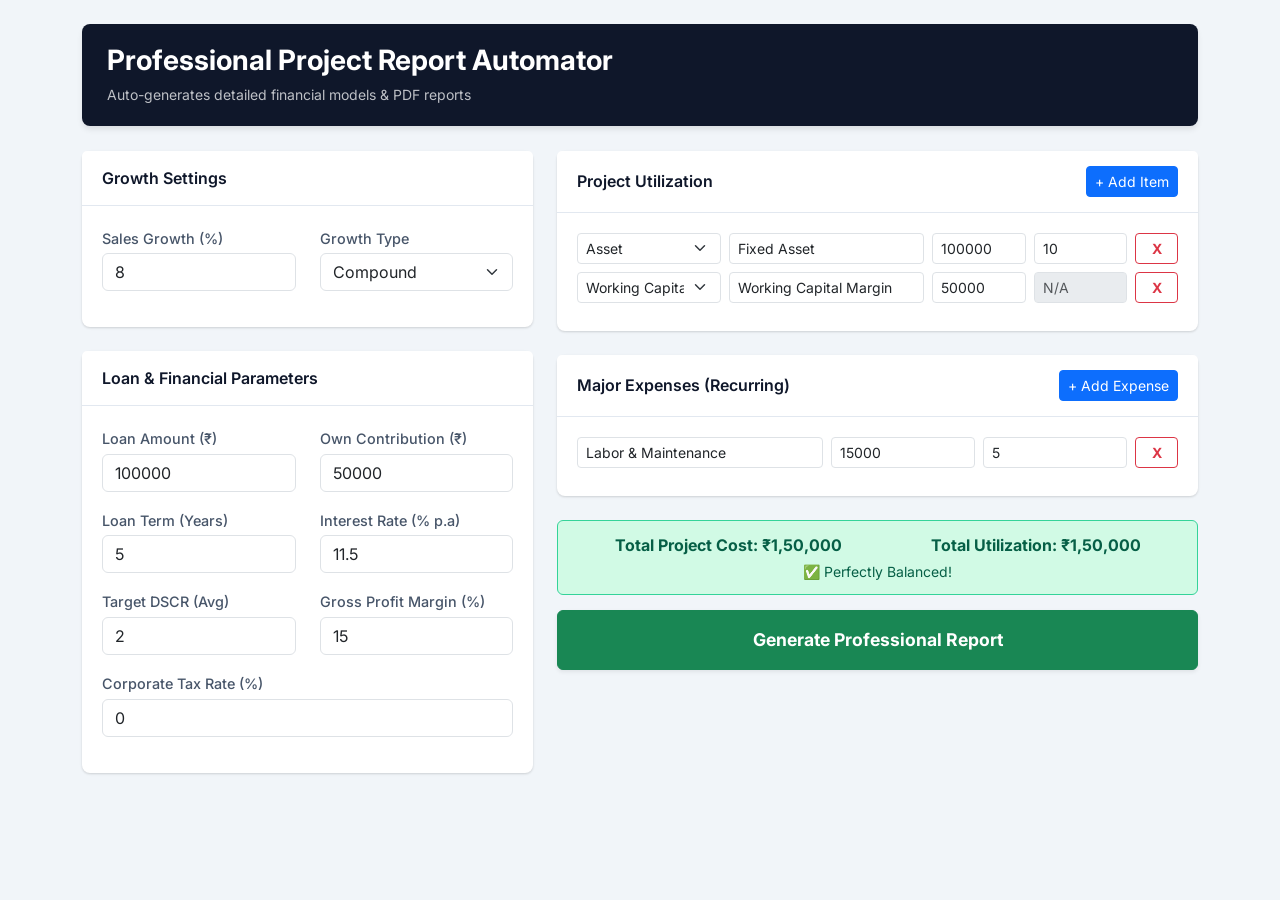
<file: ProjectPro/index.html>
<!DOCTYPE html>
<html lang="en">
<head>
    <meta charset="UTF-8">
    <meta name="viewport" content="width=device-width, initial-scale=1.0">
    <title>Professional Project Report Tool</title>
    <link href="https://cdn.jsdelivr.net/npm/bootstrap@5.3.0/dist/css/bootstrap.min.css" rel="stylesheet">
    <style>
        @import url('https://fonts.googleapis.com/css2?family=Inter:wght@400;500;600;700&display=swap');
        body { background-color: #f1f5f9; font-family: 'Inter', sans-serif; color: #334155; }
        .tool-header { background-color: #0f172a; color: white; padding: 20px 25px; border-radius: 8px; margin-bottom: 25px; box-shadow: 0 4px 6px -1px rgba(0, 0, 0, 0.1); }
        .card { border: none; border-radius: 8px; box-shadow: 0 1px 3px 0 rgba(0, 0, 0, 0.1), 0 1px 2px 0 rgba(0, 0, 0, 0.06); margin-bottom: 24px; }
        .card-header { background-color: #fff; border-bottom: 1px solid #e2e8f0; font-weight: 600; color: #0f172a; padding: 15px 20px; border-top-left-radius: 8px; border-top-right-radius: 8px; }
        .card-body { padding: 20px; }
        label { font-weight: 500; color: #475569; font-size: 0.9rem; margin-bottom: 4px; }
        
        /* -----------------------------------------------------------------
           REPORT PREVIEW & PRINT STYLES (WYSIWYG - Applies to Screen & PDF) 
           ----------------------------------------------------------------- */
        .report-container table { width: 100% !important; border-collapse: collapse; margin-bottom: 20px; table-layout: auto; }
        .report-container table th, .report-container table td { padding: 6px !important; word-wrap: break-word; color: #000 !important; }
        .report-container th { background-color: #f8f9fa !important; font-size: 9pt; font-weight: 600; text-align: center; }
        .report-container td { font-size: 9pt; }
        
        /* Grid Styles */
        .grid-modern th, .grid-modern td { border: 1px solid #cbd5e1 !important; }
        .grid-modern th { background-color: #e2e8f0 !important; border-bottom: 2px solid #94a3b8 !important; }

        .grid-classic th, .grid-classic td { border: 1.5px solid #000 !important; }
        
        .grid-minimal th, .grid-minimal td { border-bottom: 1px solid #000 !important; border-top: none !important; border-left: none !important; border-right: none !important; }
        .grid-minimal th { border-top: 1.5px solid #000 !important; border-bottom: 1.5px solid #000 !important; }
        
        .grid-double th, .grid-double td { border: 1px solid #000 !important; }
        .grid-double { border: 3px double #000 !important; }

        /* New Excel Grid */
        .grid-excel th, .grid-excel td { border: 1px solid #d4d4d4 !important; font-family: Calibri, 'Segoe UI', sans-serif !important; }
        .grid-excel th { background-color: #f3f3f3 !important; border-bottom: 1px solid #a6a6a6 !important; }

        .annexure-title { 
            font-weight: 700; font-size: 12pt; margin-top: 10px; margin-bottom: 15px; 
            color: #000; background-color: transparent !important; 
            border-bottom: 2px solid #000; padding-bottom: 4px;
        }
        .comment-box { font-size: 8.5pt; color: #000; margin-top: -15px; margin-bottom: 20px; border-left: 2px solid #000; padding-left: 10px; }
        .formula { font-family: 'Times New Roman', serif; font-size: 10pt; font-style: italic; display: inline-block;}
        .fraction { display: inline-block; vertical-align: middle; text-align: center; font-size: 9pt; margin: 0 4px; }
        .fraction > span { display: block; padding: 0.1em; }
        .fraction span.fdn { border-top: 1px solid #000; }
        .layout-table th, .layout-table td { border: none !important; padding: 2px !important; text-align: left; background: transparent !important; }
        
        /* -----------------------------------------------------------------
           PRINT-ONLY OVERRIDES (Hides UI, sets page rules)
           ----------------------------------------------------------------- */
        @media print {
            @page { size: A4 portrait; margin: 8mm !important; }
            body { background-color: white; font-size: 9.5pt; }
            .no-print { display: none !important; }
            .print-only { display: block !important; }
            .report-container { padding: 0 !important; margin: 0 !important; box-shadow: none !important; border: none !important; width: 100%; max-width: 100%; }
            .page-break { page-break-after: always !important; }
            table { page-break-inside: avoid; }
        }
        
        .print-only { display: none; }
        .table th { background-color: #1e293b; color: white; font-weight: 500; }
        .text-primary { color: #2563eb !important; }
        .btn-remove { font-weight: bold; padding: 0.25rem 0.5rem; }
        
        .validator-box { border-radius: 6px; padding: 12px; margin-bottom: 15px; border: 1px solid transparent; transition: all 0.3s ease; }
        .validator-success { background-color: #d1fae5; border-color: #34d399; color: #065f46; }
        .validator-error { background-color: #fee2e2; border-color: #f87171; color: #991b1b; }
    </style>
</head>
<body>
    <div class="container py-4 no-print" id="inputSection">
        <div class="tool-header d-flex justify-content-between align-items-center">
            <div>
                <h3 class="mb-1 fw-bold">Professional Project Report Automator</h3>
                <small class="text-light opacity-75">Auto-generates detailed financial models & PDF reports</small>
            </div>
        </div>
        
        <div class="row">
            <div class="col-md-5">
                <div class="card">
                    <div class="card-header">Growth Settings</div>
                    <div class="card-body">
                        <div class="row">
                            <div class="col-6 mb-3"><label>Sales Growth (%)</label><input type="number" step="0.1" id="growthRate" class="form-control" value="8"></div>
                            <div class="col-6 mb-3"><label>Growth Type</label>
                                <select id="growthType" class="form-select">
                                    <option value="compound">Compound</option>
                                    <option value="simple">Simple</option>
                                </select>
                            </div>
                        </div>
                    </div>
                </div>

                <div class="card">
                    <div class="card-header">Loan & Financial Parameters</div>
                    <div class="card-body">
                        <div class="row">
                            <div class="col-6 mb-3"><label>Loan Amount (₹)</label><input type="number" id="loanAmt" class="form-control cost-input" value="100000"></div>
                            <div class="col-6 mb-3"><label>Own Contribution (₹)</label><input type="number" id="ownCont" class="form-control cost-input" value="50000"></div>
                            <div class="col-6 mb-3"><label>Loan Term (Years)</label><input type="number" id="term" class="form-control" value="5"></div>
                            <div class="col-6 mb-3"><label>Interest Rate (% p.a)</label><input type="number" step="0.1" id="roi" class="form-control" value="11.5"></div>
                            <div class="col-6 mb-3"><label>Target DSCR (Avg)</label><input type="number" step="0.1" id="targetDscr" class="form-control" value="2"></div>
                            <div class="col-6 mb-3"><label>Gross Profit Margin (%)</label><input type="number" step="0.1" id="gpm" class="form-control" value="15"></div>
                            <div class="col-12 mb-3"><label>Corporate Tax Rate (%)</label><input type="number" step="0.1" id="tax" class="form-control" value="0"></div>
                        </div>
                    </div>
                </div>
            </div>
            
            <div class="col-md-7">
                <div class="card">
                    <div class="card-header d-flex justify-content-between align-items-center">
                        <span>Project Utilization</span>
                        <button class="btn btn-sm btn-primary" onclick="addAsset()">+ Add Item</button>
                    </div>
                    <div class="card-body" id="assetsList">
                        <div class="row mb-2 asset-row align-items-center gx-2">
                            <div class="col-3">
                                <select class="form-select form-select-sm a-type" onchange="toggleDepr(this)">
                                    <option value="Asset" selected>Asset</option>
                                    <option value="WC">Working Capital</option>
                                </select>
                            </div>
                            <div class="col-4"><input type="text" class="form-control form-control-sm a-name" value="Fixed Asset"></div>
                            <div class="col-2"><input type="number" class="form-control form-control-sm a-amt util-input" value="100000" placeholder="Amount"></div>
                            <div class="col-2"><input type="number" class="form-control form-control-sm a-rate" value="10" placeholder="Depr %"></div>
                            <div class="col-1 text-end"><button class="btn btn-sm btn-outline-danger btn-remove w-100" onclick="removeRow(this)">X</button></div>
                        </div>
                        <div class="row mb-2 asset-row align-items-center gx-2">
                            <div class="col-3">
                                <select class="form-select form-select-sm a-type" onchange="toggleDepr(this)">
                                    <option value="Asset">Asset</option>
                                    <option value="WC" selected>Working Capital</option>
                                </select>
                            </div>
                            <div class="col-4"><input type="text" class="form-control form-control-sm a-name" value="Working Capital Margin"></div>
                            <div class="col-2"><input type="number" class="form-control form-control-sm a-amt util-input" value="50000" placeholder="Amount"></div>
                            <div class="col-2"><input type="number" class="form-control form-control-sm a-rate" disabled placeholder="N/A"></div>
                            <div class="col-1 text-end"><button class="btn btn-sm btn-outline-danger btn-remove w-100" onclick="removeRow(this)">X</button></div>
                        </div>
                    </div>
                </div>
                
                <div class="card">
                    <div class="card-header d-flex justify-content-between align-items-center">
                        <span>Major Expenses (Recurring)</span>
                        <button class="btn btn-sm btn-primary" onclick="addExpense()">+ Add Expense</button>
                    </div>
                    <div class="card-body" id="expensesList">
                        <div class="row mb-2 exp-row align-items-center gx-2">
                            <div class="col-5"><input type="text" class="form-control form-control-sm e-name" value="Labor & Maintenance"></div>
                            <div class="col-3"><input type="number" class="form-control form-control-sm e-amt" value="15000" placeholder="Amt (Yr 1)"></div>
                            <div class="col-3"><input type="number" class="form-control form-control-sm e-inf" value="5" placeholder="Inf %"></div>
                            <div class="col-1 text-end"><button class="btn btn-sm btn-outline-danger btn-remove w-100" onclick="removeRow(this)">X</button></div>
                        </div>
                    </div>
                </div>
                
                <div id="validationBox" class="validator-box validator-error text-center">
                    <div class="d-flex justify-content-around fw-bold mb-1">
                        <span>Total Project Cost: <span id="valCost">₹0</span></span>
                        <span>Total Utilization: <span id="valUtil">₹0</span></span>
                    </div>
                    <div id="valMessage" class="small">Checking balance...</div>
                </div>
                
                <button id="generateBtn" class="btn btn-success w-100 py-3 fw-bold shadow-sm" style="font-size: 1.1rem;" onclick="processReport()" disabled>Generate Professional Report</button>
            </div>
        </div>
    </div>

    <!-- Output Section -->
    <div class="container-fluid report-container bg-white d-none p-4" id="outputSection">
        <div class="no-print border-bottom pb-3 mb-4 d-flex justify-content-between align-items-end">
            <div class="d-flex gap-4">
                <div>
                    <label class="fw-bold mb-1" style="font-size: 0.85rem;">Display Units</label>
                    <div class="d-flex gap-3">
                        <div class="form-check"><input class="form-check-input" type="radio" name="dispUnit" value="rs" checked onchange="updateView()"> <label class="form-check-label">Rs</label></div>
                        <div class="form-check"><input class="form-check-input" type="radio" name="dispUnit" value="lakh" onchange="updateView()"> <label class="form-check-label">Lakhs</label></div>
                        <div class="form-check"><input class="form-check-input" type="radio" name="dispUnit" value="crore" onchange="updateView()"> <label class="form-check-label">Crores</label></div>
                    </div>
                </div>
                <div>
                    <label class="fw-bold mb-1" style="font-size: 0.85rem;">Live Grid Style</label>
                    <select id="gridStyle" class="form-select form-select-sm" onchange="updateView()">
                        <option value="grid-modern">Modern (Light Borders)</option>
                        <option value="grid-classic">Classic (Solid Black)</option>
                        <option value="grid-minimal">Minimal (Horizontal Only)</option>
                        <option value="grid-double">Double (Formal Audit)</option>
                        <option value="grid-excel">Excel Grid (Calibri)</option>
                    </select>
                </div>
            </div>
            <div>
                <button class="btn btn-outline-secondary me-2 fw-bold" onclick="editInputs()">Back to Edit</button>
                <button class="btn btn-primary fw-bold" onclick="window.print()">Export to PDF</button>
            </div>
        </div>
        
        <div id="reportContent" class="container-fluid px-0"></div>
    </div>

    <script>
        const rsFormatter = new Intl.NumberFormat('en-IN', { style: 'currency', currency: 'INR', maximumFractionDigits: 0 });
        const numFormat = new Intl.NumberFormat('en-IN', { maximumFractionDigits: 2 });
        let currentReportData = null;
        let currentInputs = null;

        function formatVal(val, unit) {
            if (typeof val !== 'number') return val;
            if (unit === 'lakh') {
                return (val / 100000).toLocaleString('en-IN', { maximumFractionDigits: 2, minimumFractionDigits: 2 });
            } else if (unit === 'crore') {
                return (val / 10000000).toLocaleString('en-IN', { maximumFractionDigits: 2, minimumFractionDigits: 2 });
            }
            return rsFormatter.format(val);
        }

        function getNum(id, def) {
            let val = parseFloat(document.getElementById(id).value);
            return isNaN(val) ? def : val;
        }
        
        function validateTotals() {
            let loanAmt = getNum('loanAmt', 0);
            let ownCont = getNum('ownCont', 0);
            let totalCost = loanAmt + ownCont;

            let totalUtil = 0;
            document.querySelectorAll('.a-amt').forEach(el => {
                totalUtil += (parseFloat(el.value) || 0);
            });

            document.getElementById('valCost').innerText = rsFormatter.format(totalCost);
            document.getElementById('valUtil').innerText = rsFormatter.format(totalUtil);
            
            let valBox = document.getElementById('validationBox');
            let valMsg = document.getElementById('valMessage');
            let genBtn = document.getElementById('generateBtn');
            
            let diff = totalCost - totalUtil;

            if (totalCost === 0) {
                valBox.className = "validator-box validator-error text-center";
                valMsg.innerText = "Project cost cannot be zero.";
                genBtn.disabled = true;
            } else if (diff === 0) {
                valBox.className = "validator-box validator-success text-center";
                valMsg.innerText = "✅ Perfectly Balanced!";
                genBtn.disabled = false;
            } else {
                valBox.className = "validator-box validator-error text-center";
                let diffText = diff > 0 ? `Unallocated Cost: ${rsFormatter.format(diff)}` : `Over-utilized by: ${rsFormatter.format(Math.abs(diff))}`;
                valMsg.innerText = `❌ Unbalanced. ${diffText} (Difference must be 0)`;
                genBtn.disabled = true;
            }
        }

        document.getElementById('inputSection').addEventListener('input', validateTotals);
        window.addEventListener('load', validateTotals);

        function toggleDepr(selectEl) {
            let row = selectEl.closest('.asset-row');
            let deprInput = row.querySelector('.a-rate');
            if (selectEl.value === 'WC') {
                deprInput.value = '';
                deprInput.disabled = true;
                deprInput.placeholder = 'N/A';
            } else {
                deprInput.disabled = false;
                deprInput.placeholder = 'Depr %';
            }
            validateTotals();
        }

        function removeRow(btn) {
            btn.parentElement.parentElement.remove();
            validateTotals();
        }

        function addAsset() {
            const div = document.createElement('div');
            div.className = 'row mb-2 asset-row align-items-center gx-2';
            div.innerHTML = `<div class="col-3">
                                <select class="form-select form-select-sm a-type" onchange="toggleDepr(this)">
                                    <option value="Asset">Asset</option>
                                    <option value="WC">Working Capital</option>
                                </select>
                             </div>
                             <div class="col-4"><input type="text" class="form-control form-control-sm a-name" placeholder="Item Name"></div>
                             <div class="col-2"><input type="number" class="form-control form-control-sm a-amt util-input" placeholder="Amount"></div>
                             <div class="col-2"><input type="number" class="form-control form-control-sm a-rate" placeholder="Depr %"></div>
                             <div class="col-1 text-end"><button class="btn btn-sm btn-outline-danger btn-remove w-100" onclick="removeRow(this)">X</button></div>`;
            document.getElementById('assetsList').appendChild(div);
            validateTotals();
        }

        function addExpense() {
            const div = document.createElement('div');
            div.className = 'row mb-2 exp-row align-items-center gx-2';
            div.innerHTML = `<div class="col-5"><input type="text" class="form-control form-control-sm e-name" placeholder="Expense Name"></div>
                             <div class="col-3"><input type="number" class="form-control form-control-sm e-amt" placeholder="Amt (Yr 1)"></div>
                             <div class="col-3"><input type="number" class="form-control form-control-sm e-inf" placeholder="Inf %"></div>
                             <div class="col-1 text-end"><button class="btn btn-sm btn-outline-danger btn-remove w-100" onclick="removeRow(this)">X</button></div>`;
            document.getElementById('expensesList').appendChild(div);
        }

        function editInputs() {
            document.getElementById('outputSection').classList.add('d-none');
            document.getElementById('inputSection').classList.remove('d-none');
            validateTotals();
        }

        function processReport() {
            currentInputs = {
                loanAmount: getNum('loanAmt', 0),
                ownContrib: getNum('ownCont', 0),
                term: getNum('term', 5),
                roi: getNum('roi', 10),
                targetDscr: getNum('targetDscr', 1.5),
                gpm: getNum('gpm', 30),
                taxRate: getNum('tax', 0),
                growthRate: getNum('growthRate', 8),
                growthType: document.getElementById('growthType').value,
                assets: [],
                wc: 0,
                expenses: []
            };

            let totalWC = 0;
            document.querySelectorAll('.asset-row').forEach(r => {
                let pType = r.querySelector('.a-type').value;
                let name = r.querySelector('.a-name').value;
                let amt = parseFloat(r.querySelector('.a-amt').value);
                
                if(name && amt) {
                    if (pType === 'Asset') {
                        let rate = parseFloat(r.querySelector('.a-rate').value) || 0;
                        currentInputs.assets.push({name, amt, rate});
                    } else {
                        totalWC += amt;
                    }
                }
            });
            currentInputs.wc = totalWC;

            document.querySelectorAll('.exp-row').forEach(r => {
                let name = r.querySelector('.e-name').value;
                let amt = parseFloat(r.querySelector('.e-amt').value);
                let inf = parseFloat(r.querySelector('.e-inf').value);
                if(name && amt) currentInputs.expenses.push({name, amt, inf});
            });

            let minS = 10, maxS = currentInputs.loanAmount * 100, bestS = currentInputs.loanAmount, result = null;
            for(let i=0; i<60; i++) {
                let mid = (minS + maxS) / 2;
                result = simulateFinance(mid, currentInputs);
                if(result.avgDscr < currentInputs.targetDscr) minS = mid;
                else { maxS = mid; bestS = mid; }
            }
            
            currentReportData = simulateFinance(bestS, currentInputs);
            updateView(); 
            
            document.getElementById('inputSection').classList.add('d-none');
            document.getElementById('outputSection').classList.remove('d-none');
        }

        function updateView() {
            if(!currentReportData) return;
            currentInputs.gridClass = document.getElementById('gridStyle').value;
            currentInputs.dispUnit = document.querySelector('input[name="dispUnit"]:checked').value;
            renderReport(currentReportData, currentInputs);
        }

        function simulateFinance(baseSales, inp) {
            let n = inp.term;
            let r_monthly = (inp.roi / 100) / 12;
            let emi = (inp.loanAmount * r_monthly * Math.pow(1+r_monthly, n*12)) / (Math.pow(1+r_monthly, n*12) - 1);
            if (isNaN(emi) || !isFinite(emi)) emi = 0; 
            
            let loanSched = [];
            let bal = inp.loanAmount;
            for(let y=1; y<=n; y++) {
                let yInt = 0, yPrin = 0;
                let opBal = bal;
                for(let m=1; m<=12; m++) {
                    let i = bal * r_monthly;
                    let p = emi > 0 ? emi - i : 0;
                    yInt += i; yPrin += p; bal -= p;
                }
                if (Math.abs(bal) < 1) bal = 0;
                loanSched.push({ year: y, op: opBal, int: yInt, prin: yPrin, close: bal });
            }

            let deprSched = [];
            let wdvAssets = inp.assets.map(a => ({ name: a.name, rate: a.rate, wdv: a.amt }));
            for(let y=1; y<=n; y++) {
                let yAssets = [];
                let yDeprTotal = 0, yWdvTotal = 0;
                
                wdvAssets.forEach(a => {
                    let d = a.wdv * (a.rate / 100);
                    let cl = a.wdv - d;
                    yAssets.push({ name: a.name, rate: a.rate, op: a.wdv, dep: d, cl: cl });
                    yDeprTotal += d;
                    yWdvTotal += cl;
                    a.wdv = cl; 
                });
                deprSched.push({ year: y, assets: yAssets, deprTotal: yDeprTotal, wdvTotal: yWdvTotal });
            }

            let pl=[], cf=[], bs=[], dscr=[], payback=[];
            let initialInv = inp.loanAmount + inp.ownContrib;
            let initialFA = inp.assets.reduce((sum, a) => sum + a.amt, 0);
            
            let prevCash = initialInv - initialFA - inp.wc; 
            let prevCap = inp.ownContrib;
            
            let totalDscr = 0, cumInflow = 0;
            let currentCompoundSales = baseSales;
            
            let paybackStr = "initial capital outlay is not expected to be fully recovered within the appraisal term.";
            let isRecovered = false;

            for(let y=1; y<=n; y++) {
                let yrSales;
                if (inp.growthType === 'simple') {
                    yrSales = baseSales * (1 + (inp.growthRate / 100) * (y - 1));
                } else {
                    yrSales = currentCompoundSales;
                }

                let gp = yrSales * (inp.gpm / 100);
                let cogs = yrSales - gp;
                
                let expDetails = [];
                let totalExps = 0;
                inp.expenses.forEach(e => {
                    let eAmt = e.amt * Math.pow(1 + e.inf/100, y-1);
                    expDetails.push({ name: e.name, amt: eAmt });
                    totalExps += eAmt;
                });
                
                let d = deprSched[y-1] ? deprSched[y-1].deprTotal : 0;
                let i = loanSched[y-1].int;
                let pbt = gp - totalExps - d - i;
                let tax = pbt > 0 ? pbt * (inp.taxRate / 100) : 0;
                let pat = pbt - tax;

                let debtService = loanSched[y-1].prin + i;
                let yrDscr = debtService > 0 ? (pat + d + i) / debtService : 999; 
                totalDscr += yrDscr;

                let availCash = prevCash + pat + d - loanSched[y-1].prin;
                
                if (availCash < 0) {
                    prevCap += Math.abs(availCash);
                    availCash = 0;
                }

                let idealCash = yrSales * 0.05; 
                let maxDraw = pat > 0 ? pat : 0;
                let draw = availCash > idealCash ? Math.min(availCash - idealCash, maxDraw) : 0;
                let closeCash = availCash - draw;

                let cap = prevCap + pat - draw;
                
                let lClose = loanSched[y-1].close > 0 ? loanSched[y-1].close : 0;
                let fa = deprSched[y-1] ? deprSched[y-1].wdvTotal : 0;

                pl.push({ sales: yrSales, cogs, gp, expDetails, totalExps, d, i, pbt, tax, pat });
                cf.push({ opCash: prevCash, pat, d, prin: loanSched[y-1].prin, draw, clCash: closeCash });
                
                bs.push({ cap, loan: lClose, fa, wc: inp.wc, cash: closeCash });
                dscr.push({ pat, d, i, prin: loanSched[y-1].prin, ratio: yrDscr });

                let inflow = pat + d + i;
                let prevCumInflow = cumInflow;
                cumInflow += inflow;
                
                payback.push({ year: y, inflow, cum: cumInflow, status: cumInflow >= initialInv ? 'Recovered' : 'Pending' });
                
                if (!isRecovered && cumInflow >= initialInv) {
                    let shortfall = initialInv - prevCumInflow;
                    let frac = shortfall / inflow;
                    let months = Math.ceil(frac * 12);
                    if (months === 0) months = 1;
                    paybackStr = `initial capital outlay is expected to be fully recovered by Month ${months} of Year ${y}.`;
                    isRecovered = true;
                }

                prevCash = closeCash;
                prevCap = cap;
                if (inp.growthType === 'compound') {
                    currentCompoundSales *= (1 + inp.growthRate / 100);
                }
            }

            return { avgDscr: totalDscr/n, emi, loanSched, deprSched, pl, cf, bs, dscr, payback, initialInv, initialFA, paybackStr };
        }

        function buildTable(title, headers, rows, gridClass, unit, footerHtml = '') {
            let unitText = unit === 'lakh' ? ' (in Lakhs)' : unit === 'crore' ? ' (in Crores)' : '';
            let html = title ? `<div class="annexure-title">${title}${unitText}</div>` : '';
            html += `<table class="table table-bordered table-sm w-100 ${gridClass}"><thead><tr>`;
            headers.forEach(h => html += `<th>${h}</th>`);
            html += `</tr></thead><tbody>`;
            rows.forEach(r => {
                html += `<tr>`;
                r.forEach((c, idx) => {
                    let align = idx === 0 ? 'text-start' : 'text-end';
                    let val = typeof c === 'number' ? formatVal(c, unit) : c;
                    html += `<td class="${align}">${val}</td>`;
                });
                html += `</tr>`;
            });
            html += `</tbody></table>`;
            if (footerHtml) html += `<div class="comment-box">${footerHtml}</div>`;
            return html;
        }

        function renderReport(data, inp) {
            let yearsHead = ['Particulars'];
            for(let i=1; i<=inp.term; i++) yearsHead.push(`Year ${i}`);

            let html = ``; 

            // 1. Detailed Profitability
            let plRows = [
                ['<span class="fw-bold text-dark">Gross Receipts / Sales</span>', ...data.pl.map(p=>p.sales)],
                ['Less: Cost of Goods / Direct Exp', ...data.pl.map(p=>p.cogs)],
                ['<span class="fw-bold text-dark">Gross Profit</span>', ...data.pl.map(p=>p.gp)]
            ];
            
            inp.expenses.forEach((e, idx) => {
                plRows.push([`Less: ${e.name}`, ...data.pl.map(p => p.expDetails[idx].amt)]);
            });

            plRows.push(
                ['<span class="fw-bold text-dark">Total Indirect Expenses</span>', ...data.pl.map(p=>p.totalExps)],
                ['<span class="fw-bold text-dark">EBITDA</span>', ...data.pl.map(p=>p.gp - p.totalExps)],
                ['Less: Depreciation', ...data.pl.map(p=>p.d)],
                ['Less: Interest on Term Loan', ...data.pl.map(p=>p.i)],
                ['<span class="fw-bold text-dark">Profit Before Tax (PBT)</span>', ...data.pl.map(p=>p.pbt)],
                ['Less: Corporate Tax', ...data.pl.map(p=>p.tax)],
                ['<span class="fw-bold text-dark">Net Profit After Tax (PAT)</span>', ...data.pl.map(p=>p.pat)]
            );
            
            html += buildTable('Annexure 1: Projected Profitability Statement', yearsHead, plRows, inp.gridClass, inp.dispUnit);
            html += `<div class="page-break print-only"></div>`;

            // 2. Cash Flow
            let cfRows = [
                ['Opening Cash Balance', ...data.cf.map(c=>c.opCash)],
                ['Add: Net Profit (PAT)', ...data.cf.map(c=>c.pat)],
                ['Add: Depreciation', ...data.cf.map(c=>c.d)],
                ['Less: Principal Repayment', ...data.cf.map(c=>c.prin)],
                ['Less: Partner/Proprietor Drawings', ...data.cf.map(c=>c.draw)],
                ['<span class="fw-bold text-dark">Closing Cash Balance</span>', ...data.cf.map(c=>c.clCash)]
            ];
            html += buildTable('Annexure 2: Projected Cash Flow Statement', yearsHead, cfRows, inp.gridClass, inp.dispUnit);
            html += `<div class="page-break print-only"></div>`;

            // 3. Detailed Depreciation
            let depRows = [];
            if (data.deprSched.length > 0) {
                data.deprSched.forEach(ds => {
                    depRows.push([`<span class="fw-bold text-dark">Year ${ds.year}</span>`, '', '', '', '']);
                    ds.assets.forEach(a => {
                        depRows.push([a.name, a.rate + '%', a.op, a.dep, a.cl]);
                    });
                    
                    if (ds.assets.length > 1) {
                        depRows.push([
                            '<span class="fw-bold text-dark">Total</span>', '', '', 
                            `<span class="fw-bold text-dark">${formatVal(ds.deprTotal, inp.dispUnit)}</span>`, 
                            `<span class="fw-bold text-dark">${formatVal(ds.wdvTotal, inp.dispUnit)}</span>`
                        ]);
                    }
                });
                html += buildTable('Annexure 3: Detailed Asset Depreciation', ['Particulars', 'Rate', 'Opening WDV', 'Depreciation', 'Closing WDV'], depRows, inp.gridClass, inp.dispUnit);
            } else {
                html += `<div class="annexure-title">Annexure 3: Detailed Asset Depreciation</div><p class="p-3 border">No depreciable assets found in project utilization.</p>`;
            }
            html += `<div class="page-break print-only"></div>`;

            // 4. DSCR
            let avgDscrValue = data.avgDscr === 999 ? "N/A (No Loan)" : numFormat.format(data.avgDscr);
            let dscrRows = data.dscr.map((d, i) => [
                `Year ${i+1}`, d.pat, d.d, d.i, d.pat+d.d+d.i, d.prin+d.i, d.ratio === 999 ? "N/A" : numFormat.format(d.ratio)
            ]);
            
            let dscrSentiment = "";
            if (data.avgDscr === 999) {
                dscrSentiment = "not applicable, as the project is entirely self-funded with no term debt obligations.";
            } else if (data.avgDscr >= 2.0) {
                dscrSentiment = `highly robust Average Debt Service Coverage Ratio (DSCR) of ${avgDscrValue}. This metric signifies excellent financial health and highly secure repayment capacity.`;
            } else if (data.avgDscr >= 1.5) {
                dscrSentiment = `satisfactory Average Debt Service Coverage Ratio (DSCR) of ${avgDscrValue}. This confirms the enterprise generates ample operational cash flows to comfortably service its term debt obligations.`;
            } else {
                dscrSentiment = `tight Average Debt Service Coverage Ratio (DSCR) of ${avgDscrValue}. This indicates marginal repayment capacity that may be sensitive to operational fluctuations.`;
            }

            let dscrComment = `
                <table class="layout-table w-100 mb-1">
                    <tr>
                        <td style="width: 55%; vertical-align: middle;">
                            <b>Formula:</b><br>
                            <span class="formula mt-1">DSCR = 
                                <div class="fraction">
                                    <span>PAT + Depreciation + Interest</span>
                                    <span class="fdn">Principal Repayment + Interest</span>
                                </div>
                            </span>
                        </td>
                        <td style="width: 45%; vertical-align: middle;">
                            <b>Calculation:</b><br>
                            <span class="fst-italic">Average DSCR = ${avgDscrValue}</span>
                        </td>
                    </tr>
                </table>
                <div class="text-justify pt-2"><b>Evaluation:</b> The projected financial model demonstrates a ${dscrSentiment}</div>`;
                
            html += buildTable('Annexure 4: Debt Service Coverage Ratio (DSCR)', ['Year', 'PAT', 'Depreciation', 'Interest', 'Cash Accruals', 'Repayment + Int', 'DSCR'], dscrRows, inp.gridClass, inp.dispUnit, dscrComment);
            html += `<div class="page-break print-only"></div>`;

            // 5. Loan Schedule & Details
            let termMonths = inp.term * 12;
            let loanSummary = `
                <div class="mb-2 px-2 py-3 rounded" style="border: 1px solid #000; background-color: #f8fafc;">
                    <div class="d-flex flex-wrap justify-content-between align-items-center fw-bold text-dark" style="font-size: 0.95rem;">
                        <div class="text-nowrap mb-1">Loan Amount: <span class="fw-normal">${rsFormatter.format(inp.loanAmount)}</span></div>
                        <div class="text-nowrap mb-1">Interest Rate: <span class="fw-normal">${inp.roi}% p.a.</span></div>
                        <div class="text-nowrap mb-1">Term: <span class="fw-normal">${inp.term} Years (${termMonths} EMIs)</span></div>
                        <div class="text-nowrap mb-1">EMI: <span class="fw-normal">${rsFormatter.format(data.emi)} / mo</span></div>
                    </div>
                </div>`;
                
            let loanRows = data.loanSched.map(l => [`Year ${l.year}`, l.op, l.int, l.prin, l.close]);
            
            let unitText = inp.dispUnit === 'lakh' ? ' (in Lakhs)' : inp.dispUnit === 'crore' ? ' (in Crores)' : '';
            html += `<div class="annexure-title" style="margin-bottom:10px;">Annexure 5: Interest & Repayment Schedule${unitText}</div>` + loanSummary;
            html += buildTable('', ['Year', 'Opening Balance', 'Interest', 'Principal Repayment', 'Closing Balance'], loanRows, inp.gridClass, inp.dispUnit);
            html += `<div class="page-break print-only"></div>`;

            // 6. Return on Investment
            let totalPat = data.pl.reduce((sum, p) => sum + p.pat, 0);
            let avgRoi = (totalPat / inp.term) / data.initialInv * 100;
            
            let roiRows = data.pl.map((p, i) => [`Year ${i+1}`, p.pat, data.initialInv, numFormat.format((p.pat/data.initialInv)*100) + '%']);
            let roiComment = `
                <table class="layout-table w-100 mb-1">
                    <tr>
                        <td style="width: 55%; vertical-align: middle;">
                            <b>Formula:</b><br>
                            <span class="formula mt-1">ROI = 
                                <div class="fraction">
                                    <span>Net Profit After Tax</span>
                                    <span class="fdn">Total Project Investment</span>
                                </div>
                                &times; 100
                            </span>
                        </td>
                        <td style="width: 45%; vertical-align: middle;">
                            <b>Calculation:</b><br>
                            <span class="fst-italic">Average ROI = ${numFormat.format(avgRoi)}%</span>
                        </td>
                    </tr>
                </table>
                <div class="text-justify pt-2"><b>Evaluation:</b> The projected Average Return on Investment (ROI) stands at ${numFormat.format(avgRoi)}%. This highlights the strong economic viability of the proposal, reflecting a highly satisfactory and sustainable yield on the total capital deployed over the appraisal term.</div>`;
            html += buildTable('Annexure 6: Return on Investment (ROI)', ['Year', 'Net Profit (PAT)', 'Total Investment', 'ROI %'], roiRows, inp.gridClass, inp.dispUnit, roiComment);
            html += `<div class="page-break print-only"></div>`;

            // 7. Balance Sheet
            let bsRows = [
                ['Capital Account', ...data.bs.map(b=>b.cap)],
                ['Term Loan', ...data.bs.map(b=>b.loan)],
                ['<span class="fw-bold text-dark">Total Liabilities</span>', ...data.bs.map(b=>b.cap + b.loan)],
                ['Fixed Assets (Net Block)', ...data.bs.map(b=>b.fa)],
                ['Working Capital', ...data.bs.map(b=>b.wc)],
                ['Cash & Bank Balance', ...data.bs.map(b=>b.cash)],
                ['<span class="fw-bold text-dark">Total Assets</span>', ...data.bs.map(b=>b.fa + b.wc + b.cash)]
            ];
            html += buildTable('Annexure 7: Projected Balance Sheet', yearsHead, bsRows, inp.gridClass, inp.dispUnit);
            html += `<div class="page-break print-only"></div>`;

            // 8. Payback Period
            let pbRows = data.payback.map(p => [
                `Year ${p.year}`, 
                p.inflow, 
                p.cum, 
                p.status === 'Recovered' ? 'Recovered' : 'Pending'
            ]);
            let paybackComment = `<div class="text-justify pt-1"><b>Evaluation:</b> Based on the projected cumulative cash accruals, the ${data.paybackStr} This favorable recovery timeline mitigates initial capital risk and reflects a swift transition to unencumbered profitability for the proposed enterprise.</div>`;
            html += buildTable('Annexure 8: Payback Period Calculation', ['Year', 'Annual Cash Inflow', 'Cumulative Cash Inflow', 'Recovery Status'], pbRows, inp.gridClass, inp.dispUnit, paybackComment);
            
            document.getElementById('reportContent').innerHTML = html;
        }
    </script>
</body>
</html>
</file>
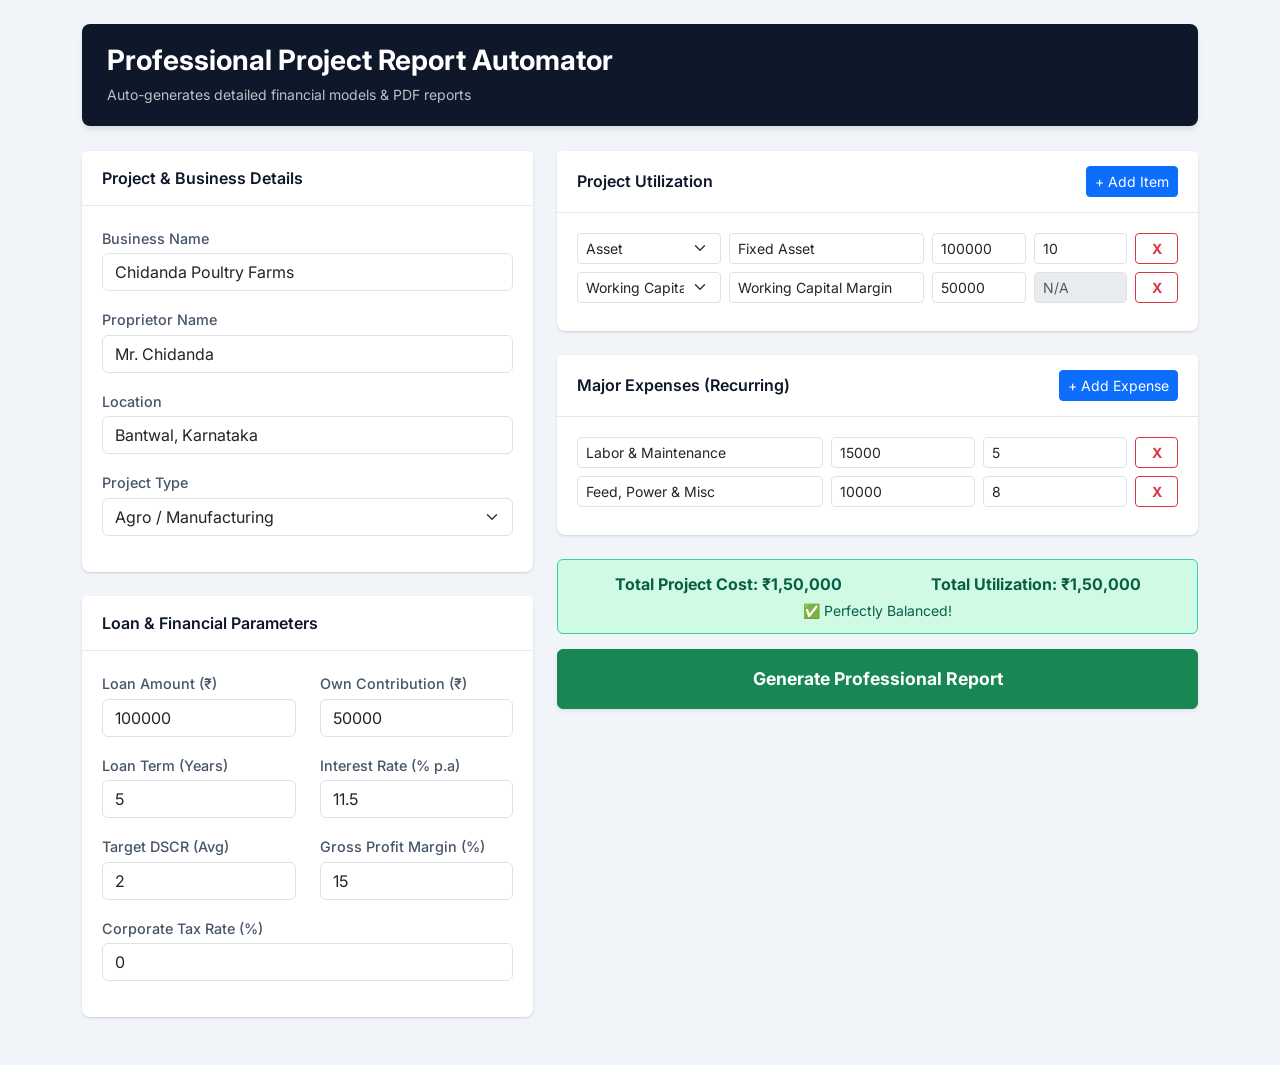
<file: ProjectPro/index0.html>
<!DOCTYPE html>
<html lang="en">
<head>
    <meta charset="UTF-8">
    <meta name="viewport" content="width=device-width, initial-scale=1.0">
    <title>Professional Project Report Tool</title>
    <link href="https://cdn.jsdelivr.net/npm/bootstrap@5.3.0/dist/css/bootstrap.min.css" rel="stylesheet">
    <style>
        @import url('https://fonts.googleapis.com/css2?family=Inter:wght@400;500;600;700&display=swap');
        body { background-color: #f1f5f9; font-family: 'Inter', sans-serif; color: #334155; }
        .tool-header { background-color: #0f172a; color: white; padding: 20px 25px; border-radius: 8px; margin-bottom: 25px; box-shadow: 0 4px 6px -1px rgba(0, 0, 0, 0.1); }
        .card { border: none; border-radius: 8px; box-shadow: 0 1px 3px 0 rgba(0, 0, 0, 0.1), 0 1px 2px 0 rgba(0, 0, 0, 0.06); margin-bottom: 24px; }
        .card-header { background-color: #fff; border-bottom: 1px solid #e2e8f0; font-weight: 600; color: #0f172a; padding: 15px 20px; border-top-left-radius: 8px; border-top-right-radius: 8px; }
        .card-body { padding: 20px; }
        label { font-weight: 500; color: #475569; font-size: 0.9rem; margin-bottom: 4px; }
        
        /* Print specific styles for Professional PDF Export */
        @media print {
            @page { size: A4 portrait; margin: 8mm !important; }
            body { background-color: white; font-size: 9.5pt; color: #000; }
            .no-print { display: none !important; }
            .print-only { display: block !important; }
            .report-container { padding: 0 !important; margin: 0 !important; box-shadow: none !important; border: none !important; width: 100%; max-width: 100%; }
            .page-break { page-break-after: always !important; }
            
            /* Stretch Tables */
            table { width: 100% !important; border-collapse: collapse; margin-bottom: 20px; page-break-inside: avoid; table-layout: auto; }
            .table-bordered th, .table-bordered td { border: 1px solid #cbd5e1 !important; padding: 6px !important; word-wrap: break-word; }
            th { background-color: #1e293b !important; color: #ffffff !important; -webkit-print-color-adjust: exact; print-color-adjust: exact; font-size: 9pt; font-weight: 600; text-align: center; }
            td { font-size: 9pt; color: #0f172a; }
            
            .annexure-title { 
                font-weight: 700; font-size: 12pt; margin-top: 10px; margin-bottom: 15px; 
                color: #0f172a; background-color: #f8fafc !important; 
                -webkit-print-color-adjust: exact; print-color-adjust: exact;
                padding: 6px 10px; border-left: 4px solid #3b82f6; 
            }
            
            /* Cover Page Styling */
            .cover-page { height: 95vh; display: flex; flex-direction: column; justify-content: center; align-items: center; text-align: center; border: 3px solid #1e293b; padding: 30px; box-sizing: border-box; }
            .cover-title { font-size: 28pt; font-weight: 800; margin-bottom: 10px; color: #0f172a; text-transform: uppercase; letter-spacing: 2px; }
            .cover-subtitle { font-size: 18pt; margin-bottom: 40px; font-weight: 600; color: #334155; }
            .cover-details { text-align: left; border-top: 2px solid #cbd5e1; padding-top: 25px; width: 85%; margin: 0 auto; }
            .cover-details p { font-size: 12pt; margin-bottom: 10px; display: flex; justify-content: space-between; }
            .cover-details span { font-weight: 600; color: #0f172a; }
        }
        
        .print-only { display: none; }
        .table th { background-color: #1e293b; color: white; font-weight: 500; }
        .text-primary { color: #2563eb !important; }
        .btn-remove { font-weight: bold; padding: 0.25rem 0.5rem; }
        
        .validator-box { border-radius: 6px; padding: 12px; margin-bottom: 15px; border: 1px solid transparent; transition: all 0.3s ease; }
        .validator-success { background-color: #d1fae5; border-color: #34d399; color: #065f46; }
        .validator-error { background-color: #fee2e2; border-color: #f87171; color: #991b1b; }
    </style>
</head>
<body>
    <div class="container py-4 no-print" id="inputSection">
        <div class="tool-header d-flex justify-content-between align-items-center">
            <div>
                <h3 class="mb-1 fw-bold">Professional Project Report Automator</h3>
                <small class="text-light opacity-75">Auto-generates detailed financial models & PDF reports</small>
            </div>
        </div>
        
        <div class="row">
            <div class="col-md-5">
                <div class="card">
                    <div class="card-header">Project & Business Details</div>
                    <div class="card-body">
                        <div class="mb-3"><label>Business Name</label><input type="text" id="bizName" class="form-control" value="Chidanda Poultry Farms"></div>
                        <div class="mb-3"><label>Proprietor Name</label><input type="text" id="propName" class="form-control" value="Mr. Chidanda"></div>
                        <div class="mb-3"><label>Location</label><input type="text" id="bizLoc" class="form-control" value="Bantwal, Karnataka"></div>
                        <div class="mb-3"><label>Project Type</label>
                            <select id="bizType" class="form-select">
                                <option value="Trading">Trading</option>
                                <option value="Service">Service</option>
                                <option value="Agro / Manufacturing" selected>Agro / Manufacturing</option>
                            </select>
                        </div>
                    </div>
                </div>
                
                <div class="card">
                    <div class="card-header">Loan & Financial Parameters</div>
                    <div class="card-body">
                        <div class="row">
                            <div class="col-6 mb-3"><label>Loan Amount (₹)</label><input type="number" id="loanAmt" class="form-control cost-input" value="100000"></div>
                            <div class="col-6 mb-3"><label>Own Contribution (₹)</label><input type="number" id="ownCont" class="form-control cost-input" value="50000"></div>
                            <div class="col-6 mb-3"><label>Loan Term (Years)</label><input type="number" id="term" class="form-control" value="5"></div>
                            <div class="col-6 mb-3"><label>Interest Rate (% p.a)</label><input type="number" step="0.1" id="roi" class="form-control" value="11.5"></div>
                            <div class="col-6 mb-3"><label>Target DSCR (Avg)</label><input type="number" step="0.1" id="targetDscr" class="form-control" value="2"></div>
                            <div class="col-6 mb-3"><label>Gross Profit Margin (%)</label><input type="number" step="0.1" id="gpm" class="form-control" value="15"></div>
                            <div class="col-12 mb-3"><label>Corporate Tax Rate (%)</label><input type="number" step="0.1" id="tax" class="form-control" value="0"></div>
                        </div>
                    </div>
                </div>
            </div>
            
            <div class="col-md-7">
                <div class="card">
                    <div class="card-header d-flex justify-content-between align-items-center">
                        <span>Project Utilization</span>
                        <button class="btn btn-sm btn-primary" onclick="addAsset()">+ Add Item</button>
                    </div>
                    <div class="card-body" id="assetsList">
                        <div class="row mb-2 asset-row align-items-center gx-2">
                            <div class="col-3">
                                <select class="form-select form-select-sm a-type" onchange="toggleDepr(this)">
                                    <option value="Asset" selected>Asset</option>
                                    <option value="WC">Working Capital</option>
                                </select>
                            </div>
                            <div class="col-4"><input type="text" class="form-control form-control-sm a-name" value="Fixed Asset"></div>
                            <div class="col-2"><input type="number" class="form-control form-control-sm a-amt util-input" value="100000" placeholder="Amount"></div>
                            <div class="col-2"><input type="number" class="form-control form-control-sm a-rate" value="10" placeholder="Depr %"></div>
                            <div class="col-1 text-end"><button class="btn btn-sm btn-outline-danger btn-remove w-100" onclick="removeRow(this)">X</button></div>
                        </div>
                        <div class="row mb-2 asset-row align-items-center gx-2">
                            <div class="col-3">
                                <select class="form-select form-select-sm a-type" onchange="toggleDepr(this)">
                                    <option value="Asset">Asset</option>
                                    <option value="WC" selected>Working Capital</option>
                                </select>
                            </div>
                            <div class="col-4"><input type="text" class="form-control form-control-sm a-name" value="Working Capital Margin"></div>
                            <div class="col-2"><input type="number" class="form-control form-control-sm a-amt util-input" value="50000" placeholder="Amount"></div>
                            <div class="col-2"><input type="number" class="form-control form-control-sm a-rate" disabled placeholder="N/A"></div>
                            <div class="col-1 text-end"><button class="btn btn-sm btn-outline-danger btn-remove w-100" onclick="removeRow(this)">X</button></div>
                        </div>
                    </div>
                </div>
                
                <div class="card">
                    <div class="card-header d-flex justify-content-between align-items-center">
                        <span>Major Expenses (Recurring)</span>
                        <button class="btn btn-sm btn-primary" onclick="addExpense()">+ Add Expense</button>
                    </div>
                    <div class="card-body" id="expensesList">
                        <div class="row mb-2 exp-row align-items-center gx-2">
                            <div class="col-5"><input type="text" class="form-control form-control-sm e-name" value="Labor & Maintenance"></div>
                            <div class="col-3"><input type="number" class="form-control form-control-sm e-amt" value="15000" placeholder="Amt (Yr 1)"></div>
                            <div class="col-3"><input type="number" class="form-control form-control-sm e-inf" value="5" placeholder="Inf %"></div>
                            <div class="col-1 text-end"><button class="btn btn-sm btn-outline-danger btn-remove w-100" onclick="removeRow(this)">X</button></div>
                        </div>
                        <div class="row mb-2 exp-row align-items-center gx-2">
                            <div class="col-5"><input type="text" class="form-control form-control-sm e-name" value="Feed, Power & Misc"></div>
                            <div class="col-3"><input type="number" class="form-control form-control-sm e-amt" value="10000" placeholder="Amt (Yr 1)"></div>
                            <div class="col-3"><input type="number" class="form-control form-control-sm e-inf" value="8" placeholder="Inf %"></div>
                            <div class="col-1 text-end"><button class="btn btn-sm btn-outline-danger btn-remove w-100" onclick="removeRow(this)">X</button></div>
                        </div>
                    </div>
                </div>
                
                <div id="validationBox" class="validator-box validator-error text-center">
                    <div class="d-flex justify-content-around fw-bold mb-1">
                        <span>Total Project Cost: <span id="valCost">₹0</span></span>
                        <span>Total Utilization: <span id="valUtil">₹0</span></span>
                    </div>
                    <div id="valMessage" class="small">Checking balance...</div>
                </div>
                
                <button id="generateBtn" class="btn btn-success w-100 py-3 fw-bold shadow-sm" style="font-size: 1.1rem;" onclick="processReport()" disabled>Generate Professional Report</button>
            </div>
        </div>
    </div>

    <!-- Output Section -->
    <div class="container-fluid report-container bg-white d-none p-4" id="outputSection">
        <div class="text-end mb-4 no-print border-bottom pb-3">
            <button class="btn btn-outline-secondary me-2 fw-bold" onclick="editInputs()">Back to Edit</button>
            <button class="btn btn-primary fw-bold" onclick="window.print()">Export to PDF (Print)</button>
        </div>
        
        <div id="reportContent" class="container-fluid px-0"></div>
    </div>

    <script>
        const formatter = new Intl.NumberFormat('en-IN', { style: 'currency', currency: 'INR', maximumFractionDigits: 0 });
        const numFormat = new Intl.NumberFormat('en-IN', { maximumFractionDigits: 2 });

        function getNum(id, def) {
            let val = parseFloat(document.getElementById(id).value);
            return isNaN(val) ? def : val;
        }
        
        // --- VALIDATOR LOGIC ---
        function validateTotals() {
            let loanAmt = getNum('loanAmt', 0);
            let ownCont = getNum('ownCont', 0);
            let totalCost = loanAmt + ownCont;

            let totalUtil = 0;
            document.querySelectorAll('.a-amt').forEach(el => {
                totalUtil += (parseFloat(el.value) || 0);
            });

            document.getElementById('valCost').innerText = formatter.format(totalCost);
            document.getElementById('valUtil').innerText = formatter.format(totalUtil);
            
            let valBox = document.getElementById('validationBox');
            let valMsg = document.getElementById('valMessage');
            let genBtn = document.getElementById('generateBtn');
            
            let diff = totalCost - totalUtil;

            if (totalCost === 0) {
                valBox.className = "validator-box validator-error text-center";
                valMsg.innerText = "Project cost cannot be zero.";
                genBtn.disabled = true;
            } else if (diff === 0) {
                valBox.className = "validator-box validator-success text-center";
                valMsg.innerText = "✅ Perfectly Balanced!";
                genBtn.disabled = false;
            } else {
                valBox.className = "validator-box validator-error text-center";
                let diffText = diff > 0 ? `Unallocated Cost: ${formatter.format(diff)}` : `Over-utilized by: ${formatter.format(Math.abs(diff))}`;
                valMsg.innerText = `❌ Unbalanced. ${diffText} (Difference must be 0)`;
                genBtn.disabled = true;
            }
        }

        // Attach event listeners to entire input section for delegated validation
        document.getElementById('inputSection').addEventListener('input', validateTotals);
        window.addEventListener('load', validateTotals);
        // ------------------------

        function toggleDepr(selectEl) {
            let row = selectEl.closest('.asset-row');
            let deprInput = row.querySelector('.a-rate');
            if (selectEl.value === 'WC') {
                deprInput.value = '';
                deprInput.disabled = true;
                deprInput.placeholder = 'N/A';
            } else {
                deprInput.disabled = false;
                deprInput.placeholder = 'Depr %';
            }
            validateTotals();
        }

        function removeRow(btn) {
            btn.parentElement.parentElement.remove();
            validateTotals();
        }

        function addAsset() {
            const div = document.createElement('div');
            div.className = 'row mb-2 asset-row align-items-center gx-2';
            div.innerHTML = `<div class="col-3">
                                <select class="form-select form-select-sm a-type" onchange="toggleDepr(this)">
                                    <option value="Asset">Asset</option>
                                    <option value="WC">Working Capital</option>
                                </select>
                             </div>
                             <div class="col-4"><input type="text" class="form-control form-control-sm a-name" placeholder="Item Name"></div>
                             <div class="col-2"><input type="number" class="form-control form-control-sm a-amt util-input" placeholder="Amount"></div>
                             <div class="col-2"><input type="number" class="form-control form-control-sm a-rate" placeholder="Depr %"></div>
                             <div class="col-1 text-end"><button class="btn btn-sm btn-outline-danger btn-remove w-100" onclick="removeRow(this)">X</button></div>`;
            document.getElementById('assetsList').appendChild(div);
            validateTotals();
        }

        function addExpense() {
            const div = document.createElement('div');
            div.className = 'row mb-2 exp-row align-items-center gx-2';
            div.innerHTML = `<div class="col-5"><input type="text" class="form-control form-control-sm e-name" placeholder="Expense Name"></div>
                             <div class="col-3"><input type="number" class="form-control form-control-sm e-amt" placeholder="Amt (Yr 1)"></div>
                             <div class="col-3"><input type="number" class="form-control form-control-sm e-inf" placeholder="Inf %"></div>
                             <div class="col-1 text-end"><button class="btn btn-sm btn-outline-danger btn-remove w-100" onclick="removeRow(this)">X</button></div>`;
            document.getElementById('expensesList').appendChild(div);
        }

        function editInputs() {
            document.getElementById('outputSection').classList.add('d-none');
            document.getElementById('inputSection').classList.remove('d-none');
            validateTotals();
        }

        function processReport() {
            let inputs = {
                bizName: document.getElementById('bizName').value,
                propName: document.getElementById('propName').value,
                location: document.getElementById('bizLoc').value,
                type: document.getElementById('bizType').value,
                loanAmount: getNum('loanAmt', 0),
                ownContrib: getNum('ownCont', 0),
                term: getNum('term', 5),
                roi: getNum('roi', 10),
                targetDscr: getNum('targetDscr', 1.5),
                gpm: getNum('gpm', 30),
                taxRate: getNum('tax', 0),
                assets: [],
                wc: 0,
                expenses: []
            };

            let totalWC = 0;
            document.querySelectorAll('.asset-row').forEach(r => {
                let pType = r.querySelector('.a-type').value;
                let name = r.querySelector('.a-name').value;
                let amt = parseFloat(r.querySelector('.a-amt').value);
                
                if(name && amt) {
                    if (pType === 'Asset') {
                        let rate = parseFloat(r.querySelector('.a-rate').value) || 0;
                        inputs.assets.push({name, amt, rate});
                    } else {
                        totalWC += amt;
                    }
                }
            });
            inputs.wc = totalWC;

            document.querySelectorAll('.exp-row').forEach(r => {
                let name = r.querySelector('.e-name').value;
                let amt = parseFloat(r.querySelector('.e-amt').value);
                let inf = parseFloat(r.querySelector('.e-inf').value);
                if(name && amt) inputs.expenses.push({name, amt, inf});
            });

            // Goal Seek for Base Sales to match Target DSCR
            let minS = 10, maxS = 100000000, bestS = 1000, result = null;
            for(let i=0; i<60; i++) {
                let mid = (minS + maxS) / 2;
                result = simulateFinance(mid, inputs);
                if(result.avgDscr < inputs.targetDscr) minS = mid;
                else { maxS = mid; bestS = mid; }
            }
            
            let finalData = simulateFinance(bestS, inputs);
            renderReport(finalData, inputs);
            
            document.getElementById('inputSection').classList.add('d-none');
            document.getElementById('outputSection').classList.remove('d-none');
        }

        function simulateFinance(baseSales, inp) {
            let n = inp.term;
            let r_monthly = (inp.roi / 100) / 12;
            let emi = (inp.loanAmount * r_monthly * Math.pow(1+r_monthly, n*12)) / (Math.pow(1+r_monthly, n*12) - 1);
            
            let loanSched = [];
            let bal = inp.loanAmount;
            for(let y=1; y<=n; y++) {
                let yInt = 0, yPrin = 0;
                let opBal = bal;
                for(let m=1; m<=12; m++) {
                    let i = bal * r_monthly;
                    let p = emi - i;
                    yInt += i; yPrin += p; bal -= p;
                }
                loanSched.push({ year: y, op: opBal, int: yInt, prin: yPrin, close: bal });
            }

            // Detailed Depreciation per Asset
            let deprSched = [];
            let wdvAssets = inp.assets.map(a => ({ name: a.name, rate: a.rate, wdv: a.amt }));
            for(let y=1; y<=n; y++) {
                let yAssets = [];
                let yDeprTotal = 0, yWdvTotal = 0;
                
                wdvAssets.forEach(a => {
                    let d = a.wdv * (a.rate / 100);
                    let cl = a.wdv - d;
                    yAssets.push({ name: a.name, rate: a.rate, op: a.wdv, dep: d, cl: cl });
                    yDeprTotal += d;
                    yWdvTotal += cl;
                    a.wdv = cl; // update for next year loop
                });
                deprSched.push({ year: y, assets: yAssets, deprTotal: yDeprTotal, wdvTotal: yWdvTotal });
            }

            let pl=[], cf=[], bs=[], dscr=[], payback=[];
            let initialInv = inp.loanAmount + inp.ownContrib;
            let initialFA = inp.assets.reduce((sum, a) => sum + a.amt, 0);
            
            // To perfectly balance BS from day 1, any excess funds not used in FA or WC stay as cash.
            // With the new strict validation, prevCash will essentially always be 0 starting out, keeping accounting pure.
            let prevCash = initialInv - initialFA - inp.wc; 
            let prevCap = inp.ownContrib;
            let totalDscr = 0, cumInflow = 0;
            let currentSales = baseSales;
            
            for(let y=1; y<=n; y++) {
                let gp = currentSales * (inp.gpm / 100);
                let cogs = currentSales - gp;
                
                let expDetails = [];
                let totalExps = 0;
                inp.expenses.forEach(e => {
                    let eAmt = e.amt * Math.pow(1 + e.inf/100, y-1);
                    expDetails.push({ name: e.name, amt: eAmt });
                    totalExps += eAmt;
                });
                
                let d = deprSched[y-1] ? deprSched[y-1].deprTotal : 0;
                let i = loanSched[y-1].int;
                let pbt = gp - totalExps - d - i;
                let tax = pbt > 0 ? pbt * (inp.taxRate / 100) : 0;
                let pat = pbt - tax;

                let yrDscr = (pat + d + i) / (loanSched[y-1].prin + i);
                totalDscr += yrDscr;

                let availCash = prevCash + pat + d - loanSched[y-1].prin;
                let idealCash = currentSales * 0.05; 
                let draw = availCash > idealCash ? availCash - idealCash : 0;
                let closeCash = availCash - draw;

                let cap = prevCap + pat - draw;
                let lClose = loanSched[y-1].close > 0 ? loanSched[y-1].close : 0;
                let fa = deprSched[y-1] ? deprSched[y-1].wdvTotal : 0;

                pl.push({ sales: currentSales, cogs, gp, expDetails, totalExps, d, i, pbt, tax, pat });
                cf.push({ opCash: prevCash, pat, d, prin: loanSched[y-1].prin, draw, clCash: closeCash });
                bs.push({ cap, loan: lClose, fa, wc: inp.wc, cash: closeCash });
                dscr.push({ pat, d, i, prin: loanSched[y-1].prin, ratio: yrDscr });

                let inflow = pat + d;
                cumInflow += inflow;
                payback.push({ year: y, inflow, cum: cumInflow, status: cumInflow >= initialInv ? 'Recovered' : 'Pending' });

                prevCash = closeCash;
                prevCap = cap;
                currentSales *= 1.08; // 8% avg growth assumption
            }

            return { avgDscr: totalDscr/n, emi, loanSched, deprSched, pl, cf, bs, dscr, payback, initialInv, initialFA };
        }

        function buildTable(title, headers, rows) {
            let html = `<div class="annexure-title">${title}</div>`;
            html += `<table class="table table-bordered table-sm table-striped shadow-sm bg-white w-100"><thead><tr>`;
            headers.forEach(h => html += `<th>${h}</th>`);
            html += `</tr></thead><tbody>`;
            rows.forEach(r => {
                html += `<tr>`;
                r.forEach((c, idx) => {
                    let align = idx === 0 ? 'text-start' : 'text-end';
                    let val = typeof c === 'number' ? formatter.format(c) : c;
                    html += `<td class="${align}">${val}</td>`;
                });
                html += `</tr>`;
            });
            html += `</tbody></table>`;
            return html;
        }

        function renderReport(data, inp) {
            let yearsHead = ['Particulars'];
            for(let i=1; i<=inp.term; i++) yearsHead.push(`Year ${i}`);

            let html = `
                <div class="cover-page print-only">
                    <h1 class="cover-title">PROJECT REPORT</h1>
                    <h2 class="cover-subtitle">${inp.bizName}</h2>
                    <div class="cover-details">
                        <p>Proprietor: <span>${inp.propName}</span></p>
                        <p>Location: <span>${inp.location}</span></p>
                        <p>Nature of Business: <span>${inp.type}</span></p>
                        <p>Total Project Cost: <span>${formatter.format(data.initialInv)}</span></p>
                        <p>Term Loan: <span>${formatter.format(inp.loanAmount)}</span></p>
                    </div>
                </div>
                <div class="page-break print-only"></div>
                
                <h3 class="text-center mb-4 border-bottom pb-3 fw-bold" style="color: #0f172a;">Executive Project Summary</h3>
                <table class="table table-bordered mb-5 shadow-sm bg-white w-100">
                    <tr><th>Business Name</th><td>${inp.bizName}</td><th>Proprietor</th><td>${inp.propName}</td></tr>
                    <tr><th>Total Financial Outlay</th><td>${formatter.format(data.initialInv)}</td><th>Loan Amount</th><td>${formatter.format(inp.loanAmount)}</td></tr>
                    <tr><th>Fixed Assets Cost</th><td>${formatter.format(data.initialFA)}</td><th>Working Capital Margin</th><td>${formatter.format(inp.wc)}</td></tr>
                    <tr><th>Interest Rate</th><td>${inp.roi}% p.a.</td><th>Term</th><td>${inp.term} Years</td></tr>
                    <tr><th>Calculated EMI</th><td>${formatter.format(data.emi)} / month</td><th>Target / Avg DSCR</th><td>${numFormat.format(data.avgDscr)}</td></tr>
                </table>
                <div class="page-break print-only"></div>
            `;

            // 1. Detailed Profitability
            let plRows = [
                ['<span class="fw-bold text-dark">Gross Receipts / Sales</span>', ...data.pl.map(p=>p.sales)],
                ['Less: Cost of Goods / Direct Exp', ...data.pl.map(p=>p.cogs)],
                ['<span class="fw-bold text-dark">Gross Profit</span>', ...data.pl.map(p=>p.gp)]
            ];
            
            inp.expenses.forEach((e, idx) => {
                plRows.push([`Less: ${e.name}`, ...data.pl.map(p => p.expDetails[idx].amt)]);
            });

            plRows.push(
                ['<span class="fw-bold text-dark">Total Indirect Expenses</span>', ...data.pl.map(p=>p.totalExps)],
                ['<span class="fw-bold text-dark">EBITDA</span>', ...data.pl.map(p=>p.gp - p.totalExps)],
                ['Less: Depreciation', ...data.pl.map(p=>p.d)],
                ['Less: Interest on Term Loan', ...data.pl.map(p=>p.i)],
                ['<span class="fw-bold text-dark">Profit Before Tax (PBT)</span>', ...data.pl.map(p=>p.pbt)],
                ['Less: Corporate Tax', ...data.pl.map(p=>p.tax)],
                ['<span class="fw-bold text-success">Net Profit After Tax (PAT)</span>', ...data.pl.map(p=>p.pat)]
            );
            
            html += buildTable('Annexure 1: Projected Profitability Statement', yearsHead, plRows);
            html += `<div class="page-break print-only"></div>`;

            // 2. Cash Flow
            let cfRows = [
                ['Opening Cash Balance', ...data.cf.map(c=>c.opCash)],
                ['Add: Net Profit (PAT)', ...data.cf.map(c=>c.pat)],
                ['Add: Depreciation', ...data.cf.map(c=>c.d)],
                ['Less: Principal Repayment', ...data.cf.map(c=>c.prin)],
                ['Less: Partner/Proprietor Drawings', ...data.cf.map(c=>c.draw)],
                ['<span class="fw-bold text-dark">Closing Cash Balance</span>', ...data.cf.map(c=>c.clCash)]
            ];
            html += buildTable('Annexure 2: Projected Cash Flow Statement', yearsHead, cfRows);
            html += `<div class="page-break print-only"></div>`;

            // 3. Detailed Depreciation
            let depRows = [];
            if (data.deprSched.length > 0) {
                data.deprSched.forEach(ds => {
                    depRows.push([`<span class="fw-bold text-primary">Year ${ds.year}</span>`, '', '', '', '']);
                    ds.assets.forEach(a => {
                        depRows.push([a.name, a.rate + '%', a.op, a.dep, a.cl]);
                    });
                    depRows.push([
                        '<span class="fw-bold text-dark">Total</span>', '', '', 
                        `<span class="fw-bold text-dark">${formatter.format(ds.deprTotal)}</span>`, 
                        `<span class="fw-bold text-dark">${formatter.format(ds.wdvTotal)}</span>`
                    ]);
                });
                html += buildTable('Annexure 3: Detailed Asset Depreciation', ['Particulars', 'Rate', 'Opening WDV', 'Depreciation', 'Closing WDV'], depRows);
            } else {
                html += `<div class="annexure-title">Annexure 3: Detailed Asset Depreciation</div><p class="p-3 border">No depreciable assets found in project utilization.</p>`;
            }
            html += `<div class="page-break print-only"></div>`;

            // 4. DSCR
            let dscrRows = data.dscr.map((d, i) => [
                `Year ${i+1}`, d.pat, d.d, d.i, d.pat+d.d+d.i, d.prin+d.i, numFormat.format(d.ratio)
            ]);
            html += buildTable('Annexure 4: Debt Service Coverage Ratio (DSCR)', ['Year', 'PAT', 'Depreciation', 'Interest', 'Cash Accruals', 'Repayment + Int', 'DSCR'], dscrRows);
            html += `<div class="page-break print-only"></div>`;

            // 5. Loan Schedule
            let loanRows = data.loanSched.map(l => [`Year ${l.year}`, l.op, l.int, l.prin, l.close]);
            html += buildTable('Annexure 5: Interest & Repayment Schedule', ['Year', 'Opening Balance', 'Interest', 'Principal Repayment', 'Closing Balance'], loanRows);
            html += `<div class="page-break print-only"></div>`;

            // 6. Return on Investment
            let roiRows = data.pl.map((p, i) => [`Year ${i+1}`, p.pat, data.initialInv, numFormat.format((p.pat/data.initialInv)*100) + '%']);
            html += buildTable('Annexure 6: Return on Investment (ROI)', ['Year', 'Net Profit (PAT)', 'Total Investment', 'ROI %'], roiRows);
            html += `<div class="page-break print-only"></div>`;

            // 7. Balance Sheet
            let bsRows = [
                ['Capital Account', ...data.bs.map(b=>b.cap)],
                ['Term Loan', ...data.bs.map(b=>b.loan)],
                ['<span class="fw-bold text-dark">Total Liabilities</span>', ...data.bs.map(b=>b.cap + b.loan)],
                ['Fixed Assets (Net Block)', ...data.bs.map(b=>b.fa)],
                ['Working Capital', ...data.bs.map(b=>b.wc)],
                ['Cash & Bank Balance', ...data.bs.map(b=>b.cash)],
                ['<span class="fw-bold text-dark">Total Assets</span>', ...data.bs.map(b=>b.fa + b.wc + b.cash)]
            ];
            html += buildTable('Annexure 7: Projected Balance Sheet', yearsHead, bsRows);
            html += `<div class="page-break print-only"></div>`;

            // 8. Payback Period
            let pbRows = data.payback.map(p => [
                `Year ${p.year}`, 
                p.inflow, 
                p.cum, 
                `<span class="badge ${p.status === 'Recovered' ? 'bg-success' : 'bg-warning text-dark'}">${p.status}</span>`
            ]);
            html += buildTable('Annexure 8: Payback Period Calculation', ['Year', 'Annual Cash Inflow', 'Cumulative Cash Inflow', 'Recovery Status'], pbRows);
            
            document.getElementById('reportContent').innerHTML = html;
        }
    </script>
</body>
</html>
</file>
<file: style.css>
/* Material Design Variables */
:root {
    --primary: #1976D2; /* Standard Android Blue */
    --primary-dark: #1565C0;
    --bg-color: #F5F5F6; /* Android default background */
    --surface: #FFFFFF;
    --text-high-emphasis: rgba(0, 0, 0, 0.87);
    --text-medium-emphasis: rgba(0, 0, 0, 0.60);
    --divider: rgba(0, 0, 0, 0.12);
}

* {
    box-sizing: border-box;
    margin: 0;
    padding: 0;
    -webkit-tap-highlight-color: transparent; /* Remove default blue tap */
}

body {
    font-family: 'Roboto', sans-serif; /* Android's native font */
    background-color: var(--bg-color);
    color: var(--text-high-emphasis);
}

/* Material Top App Bar */
.app-bar {
    background-color: var(--primary);
    color: white;
    display: flex;
    align-items: center;
    padding: 0 16px;
    height: 64px; /* Standard Material height */
    box-shadow: 0 4px 5px 0 rgba(0,0,0,0.14), 0 1px 10px 0 rgba(0,0,0,0.12), 0 2px 4px -1px rgba(0,0,0,0.20); /* Material Elevation 4dp */
    position: sticky;
    top: 0;
    z-index: 10;
}

.menu-icon {
    margin-right: 24px;
    font-size: 24px;
    cursor: pointer;
}

.app-bar-title h1 {
    font-size: 20px;
    font-weight: 500;
    letter-spacing: 0.15px;
}

.app-bar-title p {
    font-size: 12px;
    color: rgba(255, 255, 255, 0.8);
}

/* Layout */
.grid-container {
    display: grid;
    grid-template-columns: 1fr;
    gap: 12px;
    padding: 16px;
    max-width: 1200px;
    margin: 0 auto;
}

@media (min-width: 600px) {
    .grid-container {
        grid-template-columns: repeat(auto-fill, minmax(320px, 1fr));
    }
}

/* Material Card */
.tool-card {
    background-color: var(--surface);
    border-radius: 12px; /* Material 3 style rounding */
    padding: 16px;
    text-decoration: none;
    color: inherit;
    display: flex;
    align-items: center;
    box-shadow: 0 1px 2px 0 rgba(0,0,0,0.14), 0 2px 1px -2px rgba(0,0,0,0.12), 0 1px 3px 0 rgba(0,0,0,0.20); /* Material Elevation 1dp */
    transition: background-color 0.2s ease, box-shadow 0.2s ease;
}

/* Android Touch Feedback */
.tool-card:active {
    background-color: #E0E0E0; /* Simulates Android Ripple */
    box-shadow: 0 4px 5px 0 rgba(0,0,0,0.14), 0 1px 10px 0 rgba(0,0,0,0.12), 0 2px 4px -1px rgba(0,0,0,0.20); /* Elevate on press */
}

/* Icon next to text */
.tool-icon {
    color: var(--primary);
    font-size: 32px !important;
    margin-right: 16px;
    background: rgba(25, 118, 210, 0.1); /* Light circle behind icon */
    padding: 8px;
    border-radius: 50%;
}

.tool-text h2 {
    font-size: 16px;
    font-weight: 500;
    margin-bottom: 4px;
    letter-spacing: 0.15px;
}

.tool-text p {
    color: var(--text-medium-emphasis);
    font-size: 14px;
    letter-spacing: 0.25px;
}

/* --- Modern Floating Pill Search Bar --- */
.search-container {
    padding: 16px;
    max-width: 1200px;
    margin: 0 auto;
    /* Optional: Makes the search bar stick to the top when scrolling */
    position: sticky; 
    top: 64px; /* Sits right below your App Bar */
    z-index: 5;
    /* Add a subtle background gradient to blend the sticky scroll */
    background: linear-gradient(180deg, var(--bg-color) 70%, transparent 100%);
}

#search-bar {
    width: 100%;
    padding: 16px 20px 16px 52px;
    border: 1px solid rgba(0, 0, 0, 0.05); /* Ultra-light border */
    border-radius: 32px; /* Perfectly round edges */
    font-family: 'Roboto', sans-serif;
    font-size: 16px;
    background-color: var(--surface);
    color: var(--text-high-emphasis);
    /* Soft, diffused shadow for a floating effect */
    box-shadow: 0 4px 16px rgba(0, 0, 0, 0.08); 
    outline: none;
    /* Smooth animation for the focus state */
    transition: all 0.3s cubic-bezier(0.25, 0.8, 0.25, 1); 
}

/* The state when the user taps the search bar */
#search-bar:focus {
    /* Larger, primary-tinted shadow */
    box-shadow: 0 8px 24px rgba(25, 118, 210, 0.15); 
    border-color: var(--primary);
    transform: translateY(-2px); /* Physically lifts up slightly */
}

#search-bar::placeholder {
    color: #9ca3af;
    font-weight: 400;
}

.search-icon {
    position: absolute;
    left: 36px;
    top: 50%;
    transform: translateY(-50%);
    /* Use the primary blue color for a pop of contrast */
    color: var(--primary); 
    pointer-events: none;
    font-size: 22px;
    transition: transform 0.3s ease;
}

/* Optional: Slight bounce to the icon when searching */
#search-bar:focus ~ .search-icon {
    transform: translateY(-50%) scale(1.1);
}
</file>
